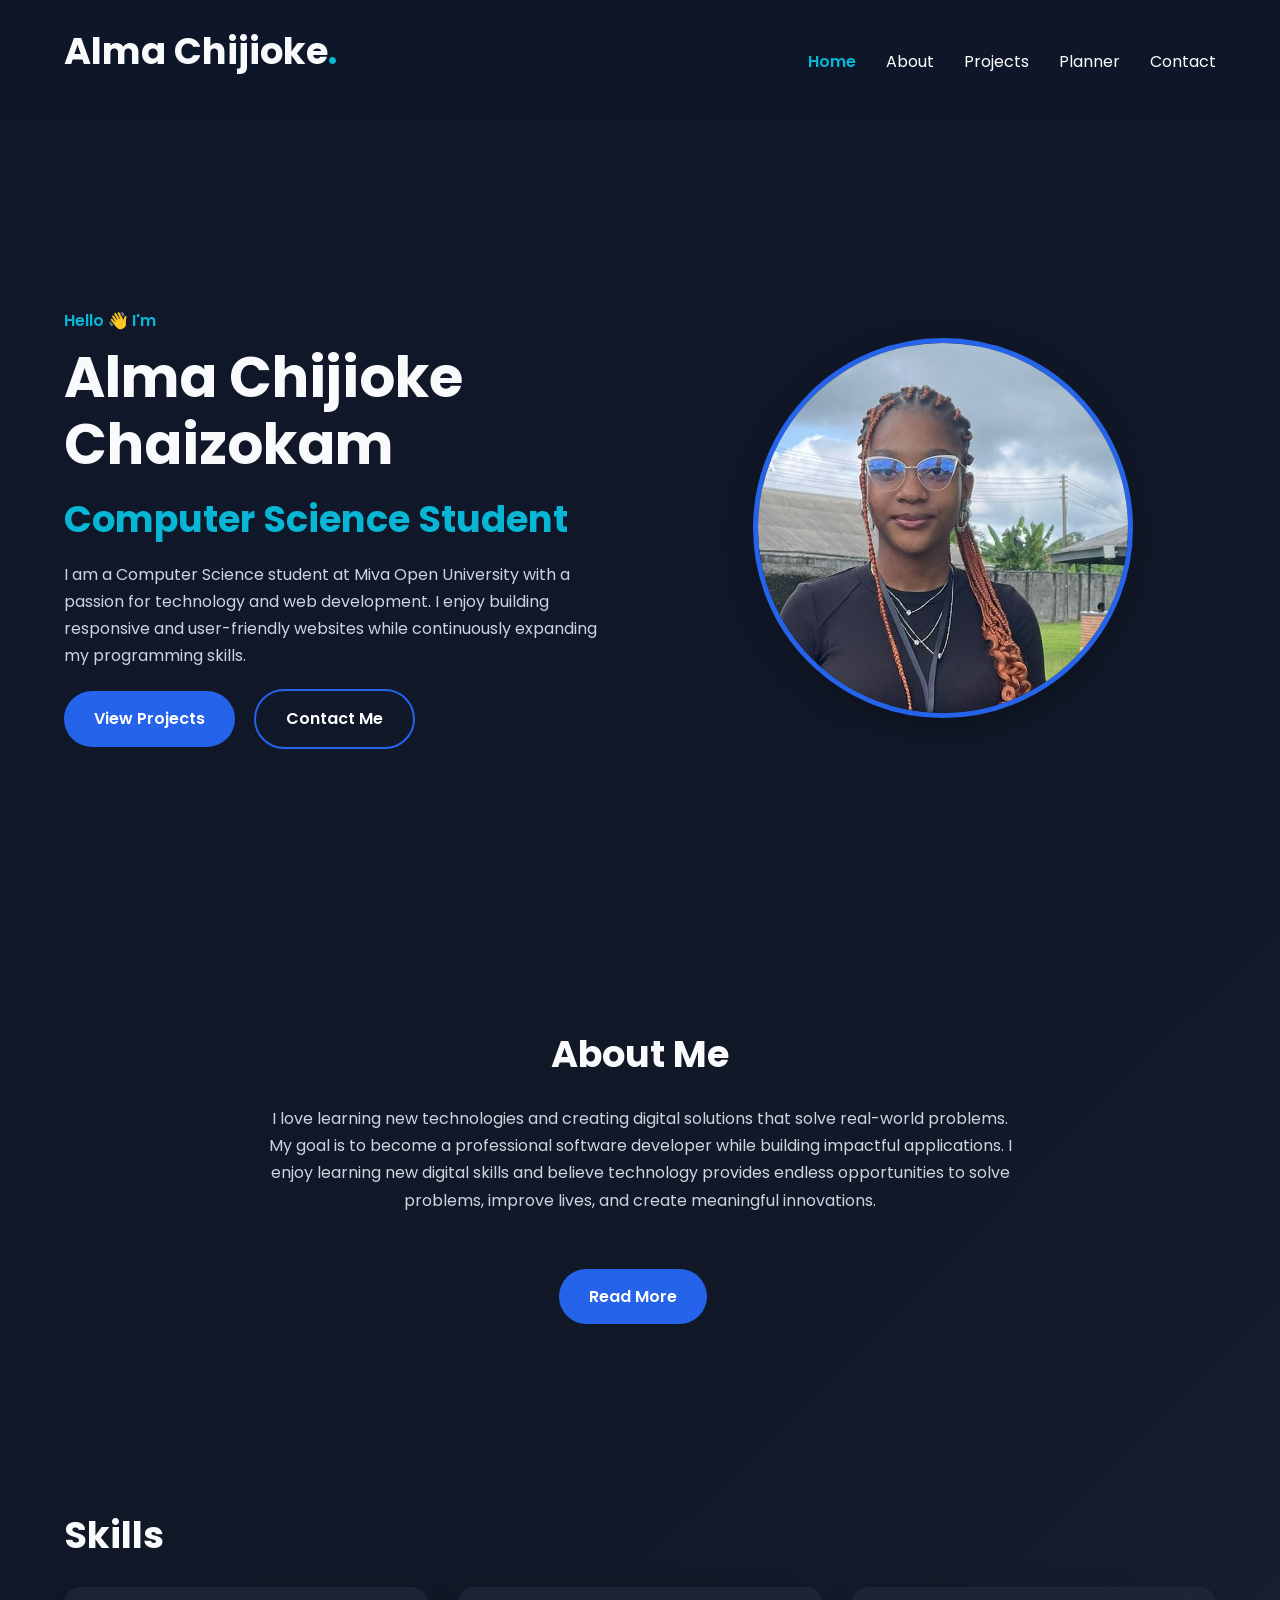
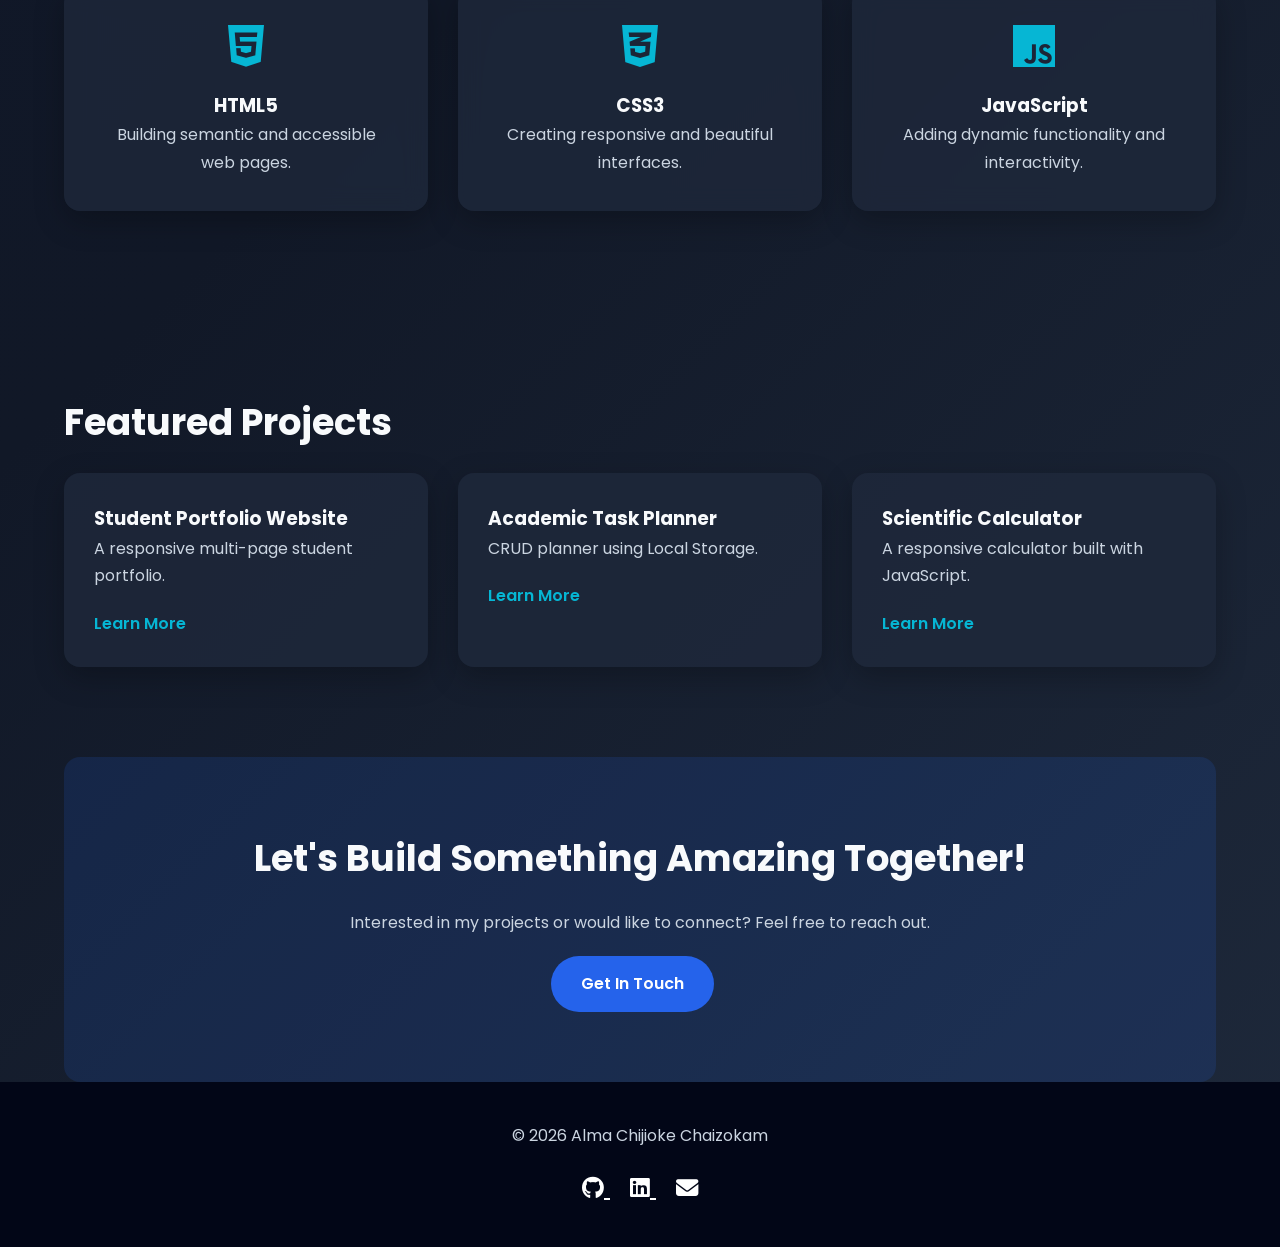
<file: Alma Chijioke portfolio/index.html>
<!DOCTYPE html>
<html lang="en">
<head>
    <!-- Basic Meta Tags -->
    <meta charset="UTF-8">
    <meta name="viewport" content="width=device-width, initial-scale=1.0">
    <meta name="description" content="Portfolio website of Alma Chijioke Chaizokam">

    <title>Alma Chijioke | Student Portfolio</title>

    <!-- Google Font -->
    <link rel="preconnect" href="https://fonts.googleapis.com">
    <link rel="preconnect" href="https://fonts.gstatic.com" crossorigin>

    <link href="https://fonts.googleapis.com/css2?family=Poppins:wght@300;400;500;600;700;800&display=swap" rel="stylesheet">

    <!-- Font Awesome -->
    <link rel="stylesheet"
    href="https://cdnjs.cloudflare.com/ajax/libs/font-awesome/6.7.2/css/all.min.css">

    <!-- CSS -->
    <link rel="stylesheet" href="pages/app.css">
</head>

<body>

<!-- ================= NAVIGATION ================= -->

<header>

<nav class="navbar">

<div class="logo">
<h2>Alma Chijioke<span>.</span></h2>
</div>

<ul class="nav-links">

<li><a href="#home">Home</a></li>

<li><a href="pages/../pages/about-me.html">About</a></li>

<li><a href="pages/../pages/projects-page.html">Projects</a></li>

<li><a href="pages/../pages/planner.html">Planner</a></li>

<li><a href="pages/../pages/contact.html">Contact</a></li>

</ul>

<div class="menu-btn">

<i class="fa-solid fa-bars"></i>

</div>

</nav>

</header>

<!-- ================= HERO ================= -->

<section class="hero" id="home">

<div class="hero-text">

<p class="welcome">Hello 👋 I'm</p>

<h1>Alma Chijioke Chaizokam</h1>

<h2>Computer Science Student</h2>

<p>

I am a Computer Science student at Miva Open University with a passion for technology and web development. I enjoy building responsive and user-friendly websites while continuously expanding my programming skills.

</p>

<div class="hero-buttons">

<a href="pages/projects-page.html" class="btn-primary">
View Projects
</a>

<a href="pages/contact.html" class="btn-secondary">
Contact Me
</a>

</div>

</div>

<div class="hero-image">

<img src="Avartar.jpeg" alt="Alma Chijioke">

</div>

</section>

<!-- ================= ABOUT ================= -->

<section class="about-preview">

<h2>About Me</h2>

<p>

I love learning new technologies and creating digital solutions that solve real-world problems. My goal is to become a professional software developer while building impactful applications.
I enjoy learning new digital skills and believe technology provides endless opportunities to solve problems, improve lives, and create meaningful innovations.

</p>

<a href="pages/about-me.html" class="btn-primary">

Read More

</a>

</section>

<!-- ================= SKILLS ================= -->

<section class="skills">

<h2>Skills</h2>

<div class="skills-grid">

<div class="skill-card">

<i class="fa-brands fa-html5"></i>

<h3>HTML5</h3>

<p>Building semantic and accessible web pages.</p>

</div>

<div class="skill-card">

<i class="fa-brands fa-css3-alt"></i>

<h3>CSS3</h3>

<p>Creating responsive and beautiful interfaces.</p>

</div>

<div class="skill-card">

<i class="fa-brands fa-js"></i>

<h3>JavaScript</h3>

<p>Adding dynamic functionality and interactivity.</p>

</div>

</div>

</section>

<!-- ================= FEATURED PROJECTS ================= -->

<section class="projects">

<h2>Featured Projects</h2>

<div class="project-grid">

<div class="project-card">

<h3>Student Portfolio Website</h3>

<p>A responsive multi-page student portfolio.</p>

<a href="pages/projects-page.html">

Learn More

</a>

</div>

<div class="project-card">

<h3>Academic Task Planner</h3>

<p>CRUD planner using Local Storage.</p>

<a href="pages/projects-page.html">

Learn More

</a>

</div>

<div class="project-card">

<h3>Scientific Calculator</h3>

<p>A responsive calculator built with JavaScript.</p>

<a href="pages/projects-page.html">

Learn More

</a>

</div>

</div>

</section>


<!-- ================= CALL TO ACTION ================= -->

<section class="cta">

<h2>Let's Build Something Amazing Together!</h2>

<p>

Interested in my projects or would like to connect? Feel free to reach out.

</p>

<a href="pages/contact.html" class="btn-primary">

Get In Touch

</a>

</section>

<!-- ================= FOOTER ================= -->

<footer>

<p>

© 2026 Alma Chijioke Chaizokam

</p>

<div class="socials">

<a href="https://github.com/almachijioke899-ctrl">

<i class="fa-brands fa-github"></i>

</a>

<a href="#">

<i class="fa-brands fa-linkedin"></i>

</a>

<a href="#">

<i class="fa-solid fa-envelope"></i>

</a>

</div>

</footer>

<script src="app.js"></script>

</body>
</html>
</file>
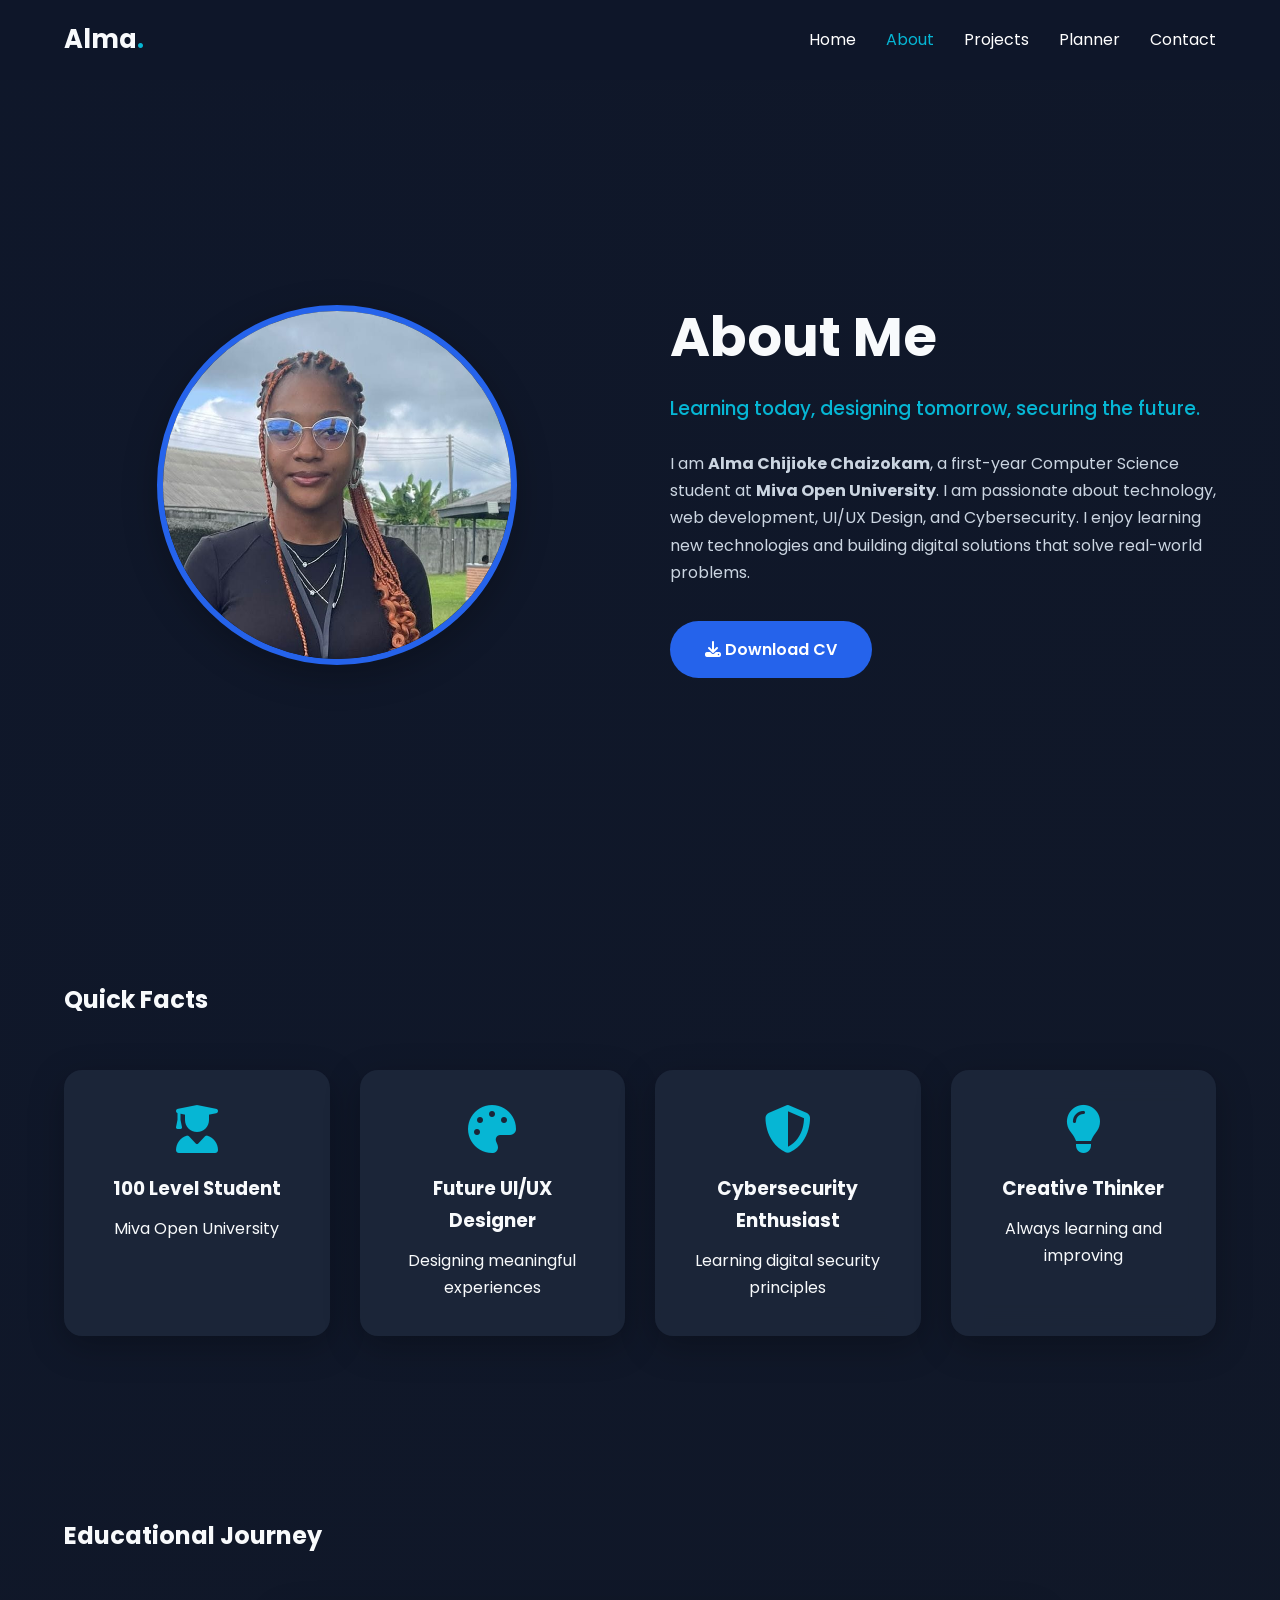
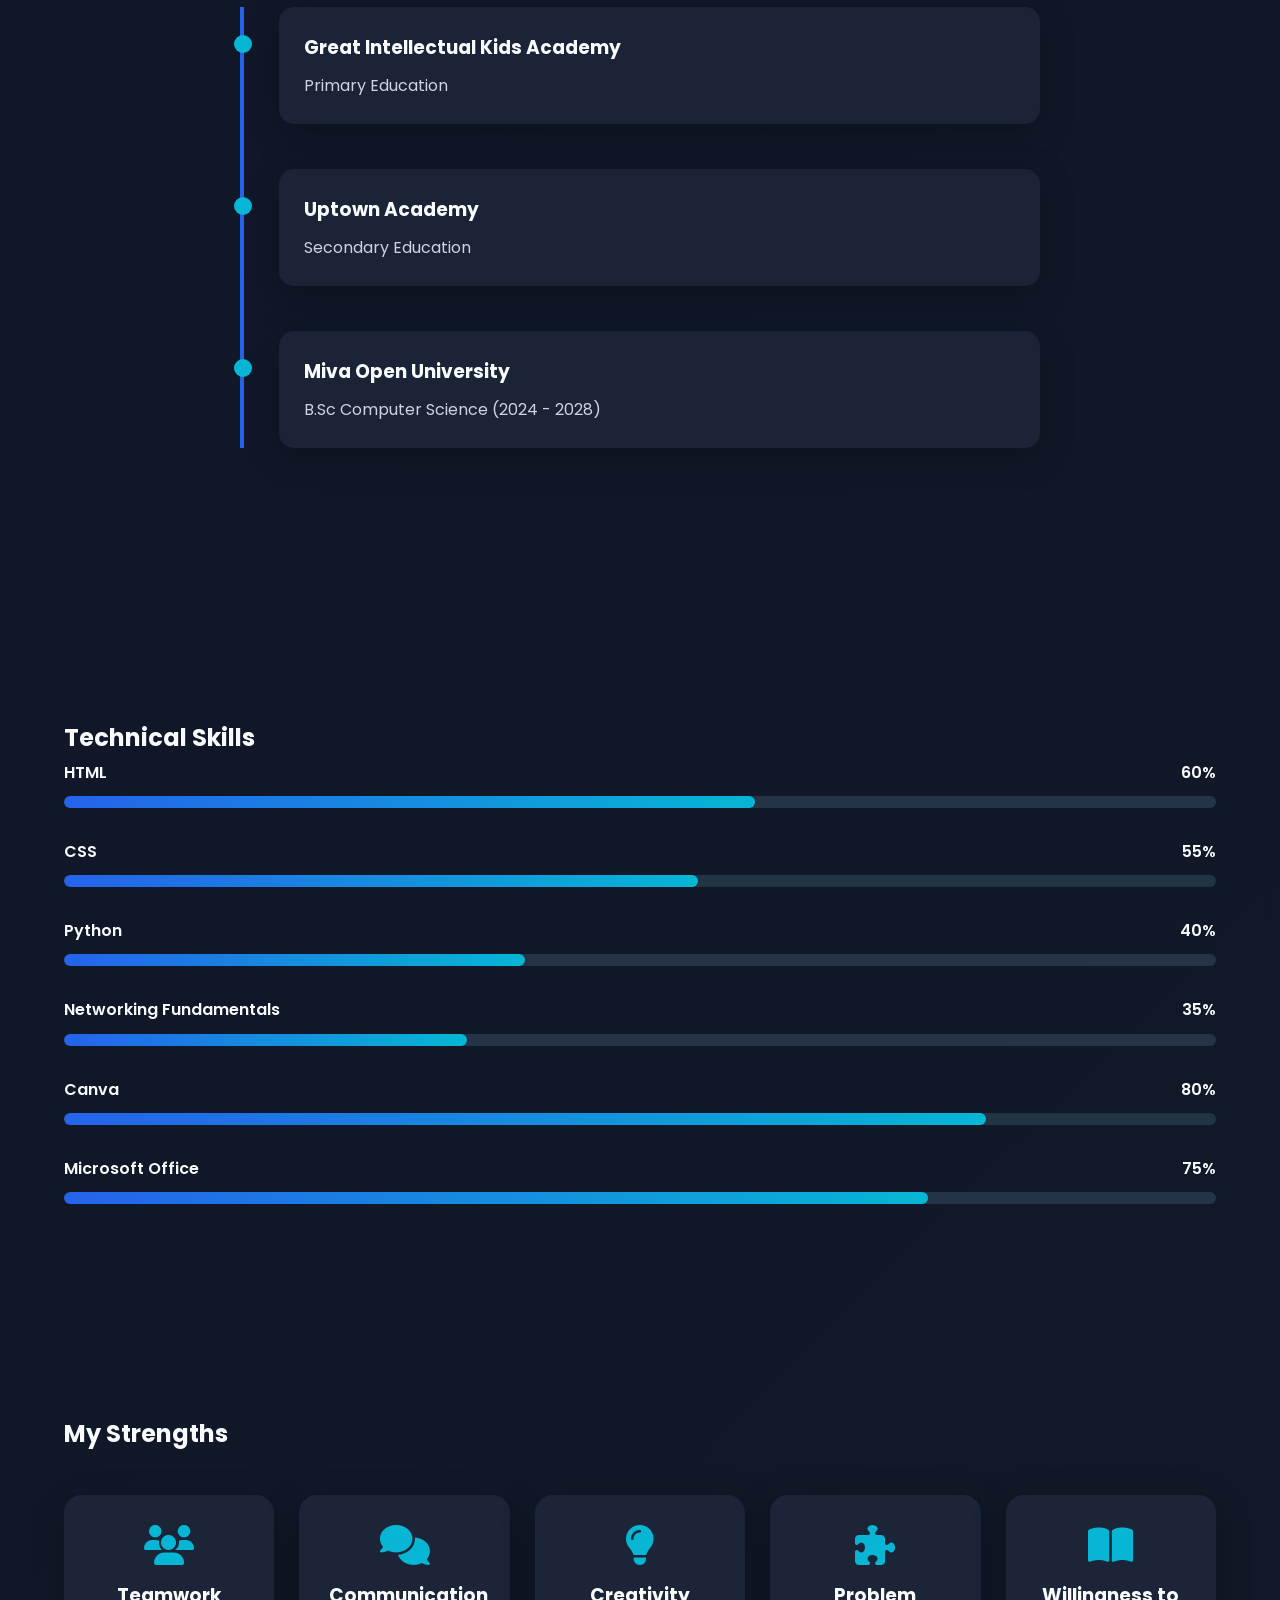
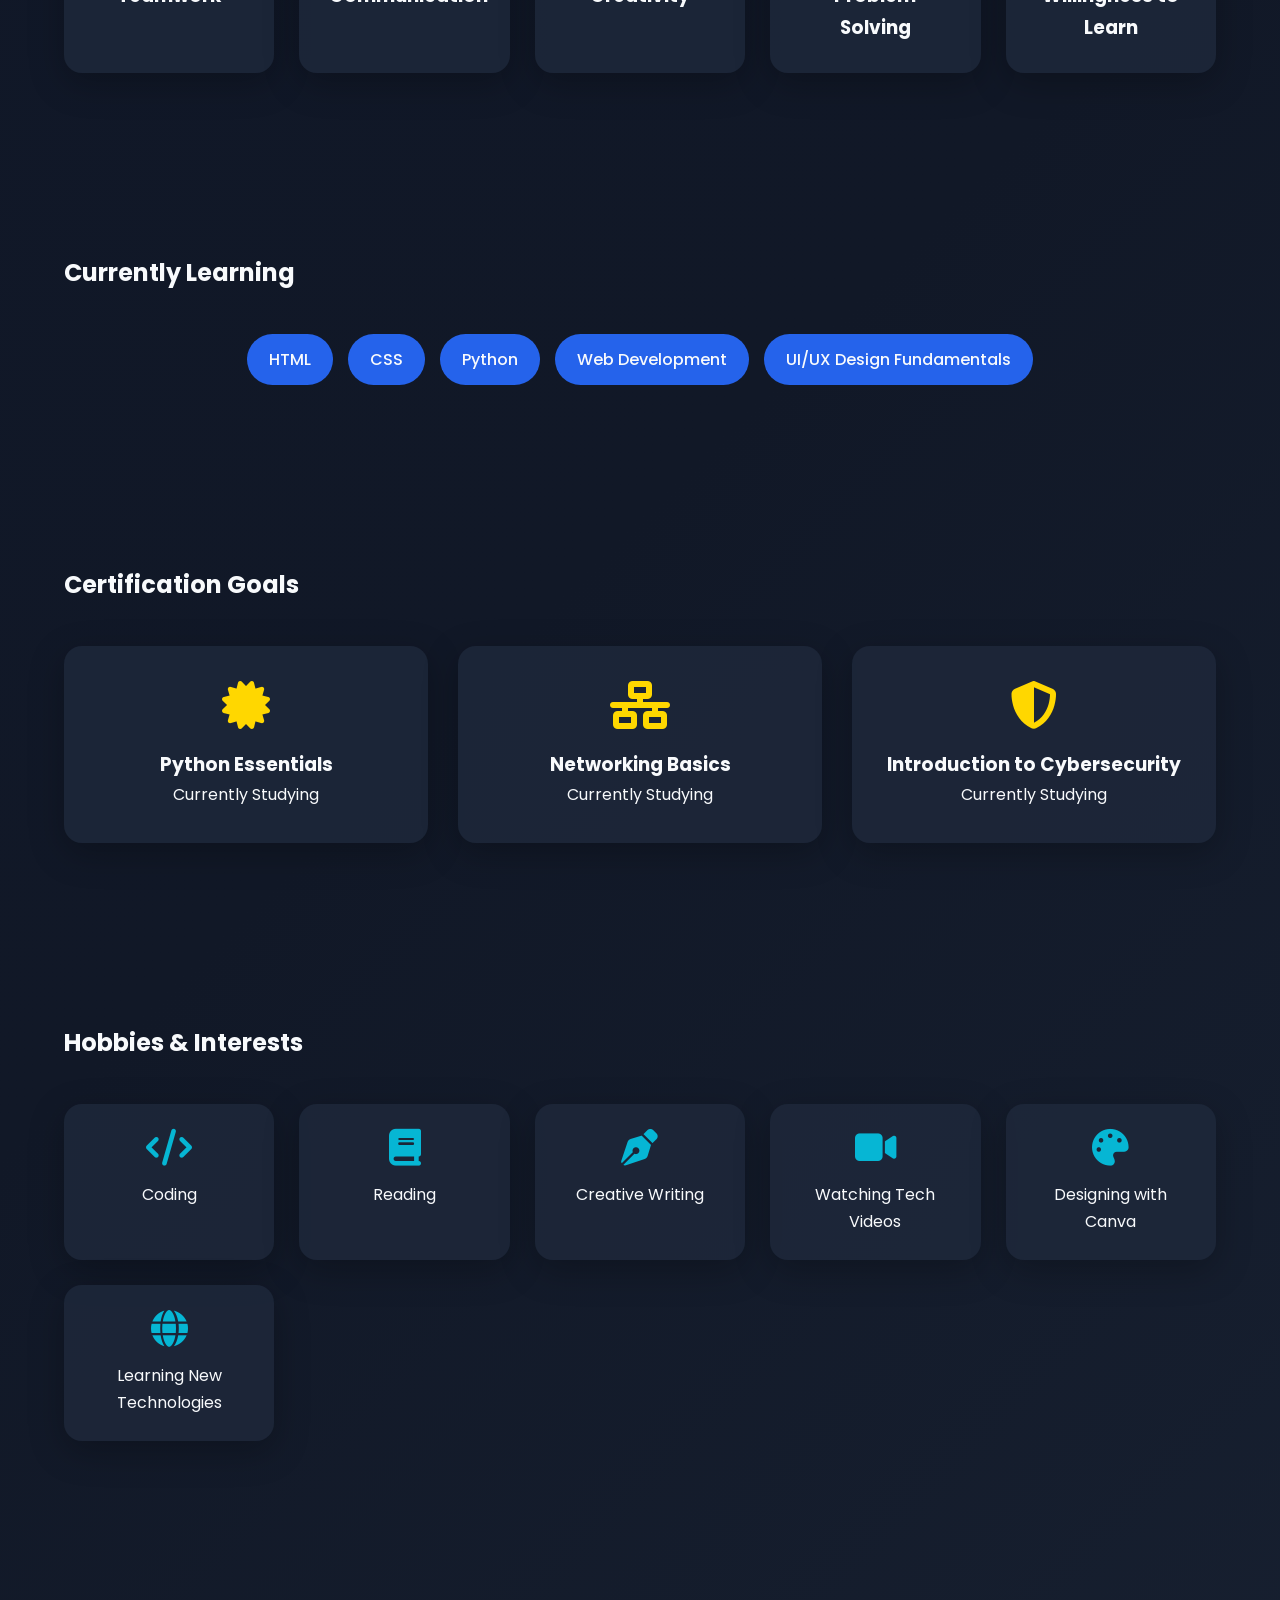
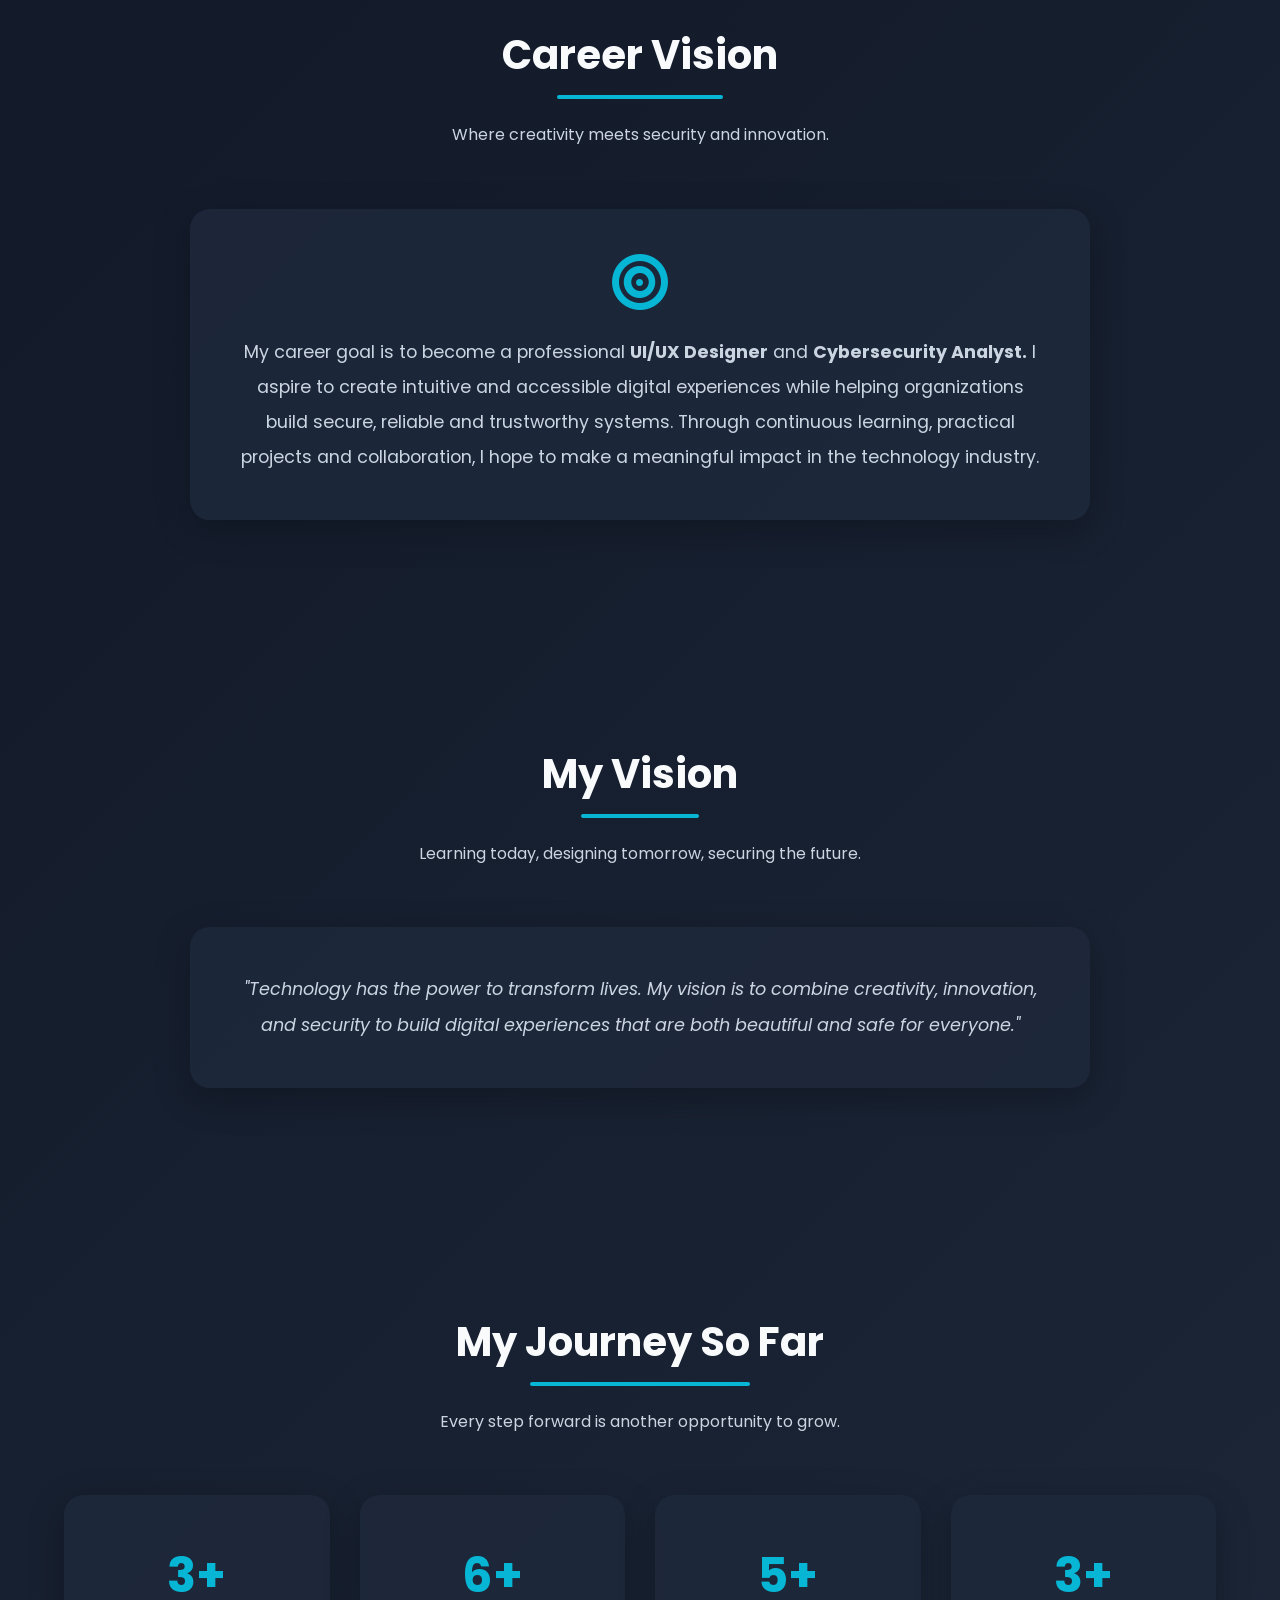
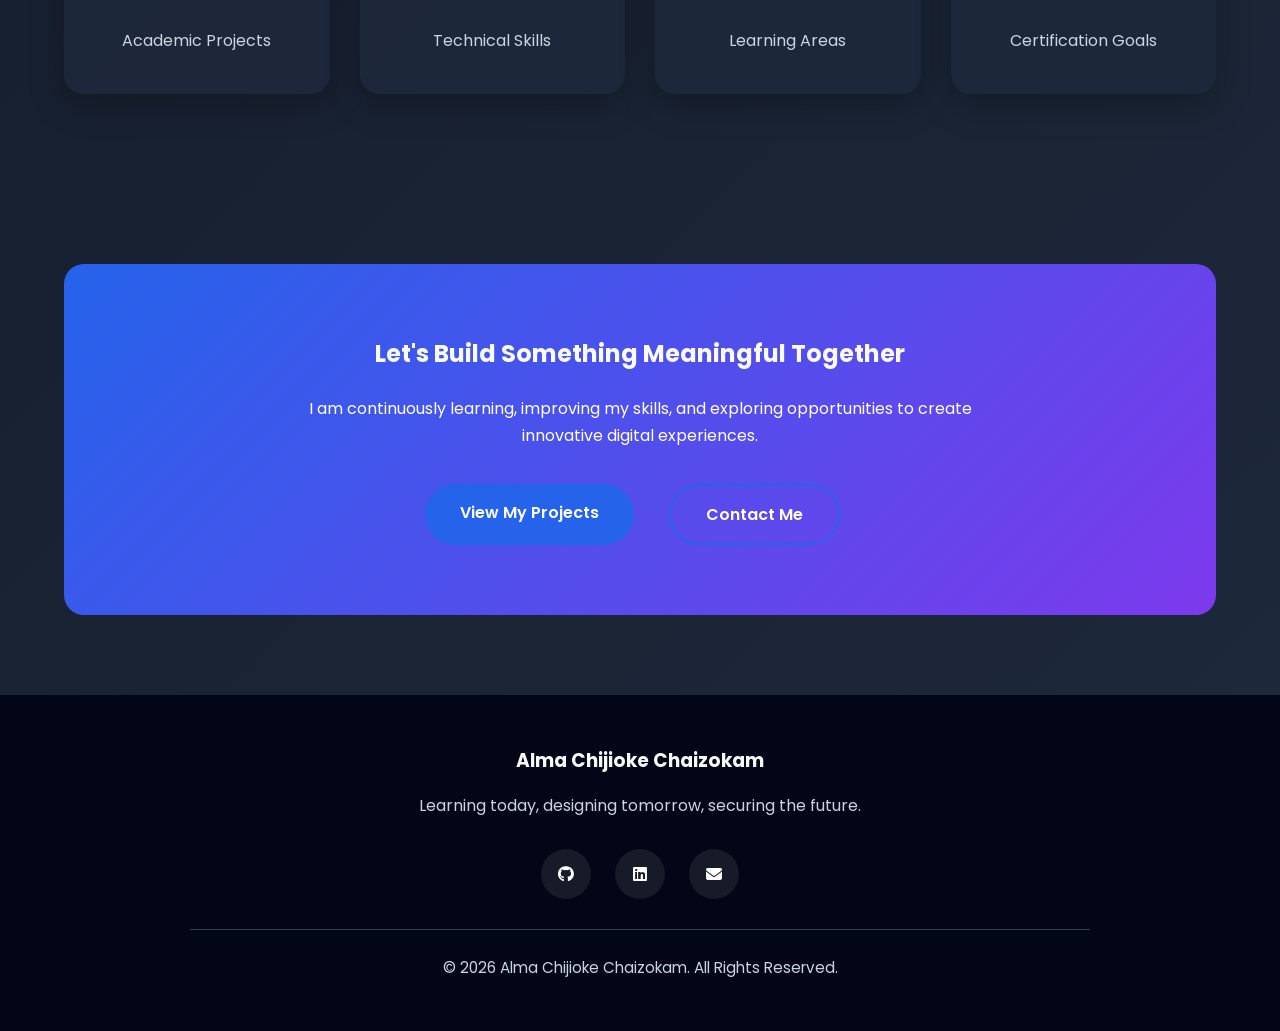
<file: Alma Chijioke portfolio/pages/about-me.html>
<!DOCTYPE html>
<html lang="en">

<head>

    <meta charset="UTF-8">
    <meta name="viewport" content="width=device-width, initial-scale=1.0">

    <title>About Me | Alma Chijioke</title>

    <!-- Google Fonts -->
    <link rel="preconnect" href="https://fonts.googleapis.com">
    <link rel="preconnect" href="https://fonts.gstatic.com" crossorigin>

    <link href="https://fonts.googleapis.com/css2?family=Poppins:wght@300;400;500;600;700;800&display=swap"
        rel="stylesheet">

    <!-- Font Awesome -->
    <link rel="stylesheet"
        href="https://cdnjs.cloudflare.com/ajax/libs/font-awesome/6.7.2/css/all.min.css">

    <!-- CSS -->
    <link rel="stylesheet" href="about-me.css">

</head>

<body>

    <!-- ================= NAVIGATION ================= -->

    <header>

        <nav class="navbar">

            <div class="logo">

                <a href="../index.html">Alma<span>.</span></a>

            </div>

            <ul class="nav-links">

                <li><a href="../index.html">Home</a></li>

                <li><a class="active" href="about-me.html">About</a></li>

                <li><a href="projects-page.html">Projects</a></li>

                <li><a href="academic-planner.html">Planner</a></li>

                <li><a href="contact.html">Contact</a></li>

            </ul>

        </nav>

    </header>

    <!-- ================= HERO ================= -->

    <section class="about-hero">

        <div class="about-image">

            <img src="../Avartar.jpeg" alt="Alma Chijioke">

        </div>

        <div class="about-text">

            <h1>About Me</h1>

            <h3>Learning today, designing tomorrow, securing the future.</h3>

            <p>

                I am <strong>Alma Chijioke Chaizokam</strong>, a first-year Computer Science student at
                <strong>Miva Open University</strong>. I am passionate about technology, web development,
                UI/UX Design, and Cybersecurity. I enjoy learning new technologies and building digital
                solutions that solve real-world problems.

            </p>

            <a href="#" class="btn">
                <i class="fa-solid fa-download"></i>
                Download CV
            </a>

        </div>

    </section>

    <!-- ================= QUICK FACTS ================= -->

    <section class="facts">

        <h2>Quick Facts</h2>

        <div class="facts-grid">

            <div class="fact-card">

                <i class="fa-solid fa-user-graduate"></i>

                <h3>100 Level Student</h3>

                <p>Miva Open University</p>

            </div>

            <div class="fact-card">

                <i class="fa-solid fa-palette"></i>

                <h3>Future UI/UX Designer</h3>

                <p>Designing meaningful experiences</p>

            </div>

            <div class="fact-card">

                <i class="fa-solid fa-shield-halved"></i>

                <h3>Cybersecurity Enthusiast</h3>

                <p>Learning digital security principles</p>

            </div>

            <div class="fact-card">

                <i class="fa-solid fa-lightbulb"></i>

                <h3>Creative Thinker</h3>

                <p>Always learning and improving</p>

            </div>

        </div>

    </section>

    <!-- ================= EDUCATION ================= -->

    <section class="education">

        <h2>Educational Journey</h2>

        <div class="timeline">

            <div class="timeline-item">

                <h3>Great Intellectual Kids Academy</h3>

                <span>Primary Education</span>

            </div>

            <div class="timeline-item">

                <h3>Uptown Academy</h3>

                <span>Secondary Education</span>

            </div>

            <div class="timeline-item">

                <h3>Miva Open University</h3>

                <span>B.Sc Computer Science (2024 - 2028)</span>

            </div>

        </div>

    </section>

<!-- ================= SKILLS ================= -->

<section class="skills">

    <h2>Technical Skills</h2>

    <div class="skill">

        <div class="skill-title">
            <span>HTML</span>
            <span>60%</span>
        </div>

        <div class="progress">
            <div class="progress-bar html"></div>
        </div>

    </div>

    <div class="skill">

        <div class="skill-title">
            <span>CSS</span>
            <span>55%</span>
        </div>

        <div class="progress">
            <div class="progress-bar css"></div>
        </div>

    </div>

    <div class="skill">

        <div class="skill-title">
            <span>Python</span>
            <span>40%</span>
        </div>

        <div class="progress">
            <div class="progress-bar python"></div>
        </div>

    </div>

    <div class="skill">

        <div class="skill-title">
            <span>Networking Fundamentals</span>
            <span>35%</span>
        </div>

        <div class="progress">
            <div class="progress-bar networking"></div>
        </div>

    </div>

    <div class="skill">

        <div class="skill-title">
            <span>Canva</span>
            <span>80%</span>
        </div>

        <div class="progress">
            <div class="progress-bar canva"></div>
        </div>

    </div>

    <div class="skill">

        <div class="skill-title">
            <span>Microsoft Office</span>
            <span>75%</span>
        </div>

        <div class="progress">
            <div class="progress-bar office"></div>
        </div>

    </div>

</section>

<!-- ================= STRENGTHS ================= -->

<section class="strengths">

<h2>My Strengths</h2>

<div class="strength-grid">

<div class="strength-card">
<i class="fa-solid fa-users"></i>
<h3>Teamwork</h3>
</div>

<div class="strength-card">
<i class="fa-solid fa-comments"></i>
<h3>Communication</h3>
</div>

<div class="strength-card">
<i class="fa-solid fa-lightbulb"></i>
<h3>Creativity</h3>
</div>

<div class="strength-card">
<i class="fa-solid fa-puzzle-piece"></i>
<h3>Problem Solving</h3>
</div>

<div class="strength-card">
<i class="fa-solid fa-book-open"></i>
<h3>Willingness to Learn</h3>
</div>

</div>

</section>

<!-- ================= CURRENTLY LEARNING ================= -->

<section class="learning">

<h2>Currently Learning</h2>

<div class="learning-tags">

<span>HTML</span>

<span>CSS</span>

<span>Python</span>

<span>Web Development</span>

<span>UI/UX Design Fundamentals</span>

</div>

</section>

<!-- ================= CERTIFICATIONS ================= -->

<section class="certifications">

<h2>Certification Goals</h2>

<div class="cert-grid">

<div class="cert-card">

<i class="fa-solid fa-certificate"></i>

<h3>Python Essentials</h3>

<p>Currently Studying</p>

</div>

<div class="cert-card">

<i class="fa-solid fa-network-wired"></i>

<h3>Networking Basics</h3>

<p>Currently Studying</p>

</div>

<div class="cert-card">

<i class="fa-solid fa-shield-halved"></i>

<h3>Introduction to Cybersecurity</h3>

<p>Currently Studying</p>

</div>

</div>

</section>

<!-- ================= HOBBIES ================= -->

<section class="hobbies">

<h2>Hobbies & Interests</h2>

<div class="hobby-grid">

<div class="hobby-card">
<i class="fa-solid fa-code"></i>
<p>Coding</p>
</div>

<div class="hobby-card">
<i class="fa-solid fa-book"></i>
<p>Reading</p>
</div>

<div class="hobby-card">
<i class="fa-solid fa-pen-nib"></i>
<p>Creative Writing</p>
</div>

<div class="hobby-card">
<i class="fa-solid fa-video"></i>
<p>Watching Tech Videos</p>
</div>

<div class="hobby-card">
<i class="fa-solid fa-palette"></i>
<p>Designing with Canva</p>
</div>

<div class="hobby-card">
<i class="fa-solid fa-globe"></i>
<p>Learning New Technologies</p>
</div>

</div>

</section>

<!-- ================= CAREER VISION ================= -->

<section class="career">

    <div class="section-title">
        <h2>Career Vision</h2>
        <p>Where creativity meets security and innovation.</p>
    </div>

    <div class="career-card">

        <i class="fa-solid fa-bullseye"></i>

        <p>

            My career goal is to become a professional
            <strong>UI/UX Designer</strong> and
            <strong>Cybersecurity Analyst.</strong>

            I aspire to create intuitive and accessible digital
            experiences while helping organizations build secure,
            reliable and trustworthy systems.

            Through continuous learning, practical projects and
            collaboration, I hope to make a meaningful impact in
            the technology industry.

        </p>

    </div>

</section>

<!-- ================= MY VISION ================= -->

<section class="vision">

    <div class="section-title">
        <h2>My Vision</h2>

        <p>Learning today, designing tomorrow, securing the future.</p>

    </div>

    <div class="vision-card">

        <blockquote>

            "Technology has the power to transform lives.
            My vision is to combine creativity, innovation,
            and security to build digital experiences that
            are both beautiful and safe for everyone."

        </blockquote>

    </div>

</section>

<!-- ================= STATISTICS ================= -->

<section class="statistics">

    <div class="section-title">

        <h2>My Journey So Far</h2>

        <p>Every step forward is another opportunity to grow.</p>

    </div>

    <div class="stats-grid">

        <div class="stat-card">

            <h2 class="counter" data-target="3">0</h2>

            <p>Academic Projects</p>

        </div>

        <div class="stat-card">

            <h2 class="counter" data-target="6">0</h2>

            <p>Technical Skills</p>

        </div>

        <div class="stat-card">

            <h2 class="counter" data-target="5">0</h2>

            <p>Learning Areas</p>

        </div>

        <div class="stat-card">

            <h2 class="counter" data-target="3">0</h2>

            <p>Certification Goals</p>

        </div>

    </div>

</section>

<!-- ================= CALL TO ACTION ================= -->

<section class="about-cta">

    <h2>Let's Build Something Meaningful Together</h2>

    <p>

        I am continuously learning, improving my skills,
        and exploring opportunities to create innovative
        digital experiences.

    </p>

    <div class="cta-buttons">

        <a href="projects-page.html" class="btn">
            View My Projects
        </a>

        <a href="contact.html" class="btn-outline">
            Contact Me
        </a>

    </div>

</section>

<!-- ================= FOOTER ================= -->

<footer>

    <div class="footer-content">

        <h3>Alma Chijioke Chaizokam</h3>

        <p>

            Learning today, designing tomorrow,
            securing the future.

        </p>

        <div class="social-links">

            <a href="https://github.com/almachijioke899-ctrl"
                target="_blank">

                <i class="fab fa-github"></i>

            </a>

            <a href="#">

                <i class="fab fa-linkedin"></i>

            </a>

            <a href="contact.html">

                <i class="fas fa-envelope"></i>

            </a>

        </div>

        <hr>

        <p class="copyright">

            © 2026 Alma Chijioke Chaizokam.
            All Rights Reserved.

        </p>

    </div>

</footer>

    <script src="about-me.js"></script>

</body>

</html>
</file>
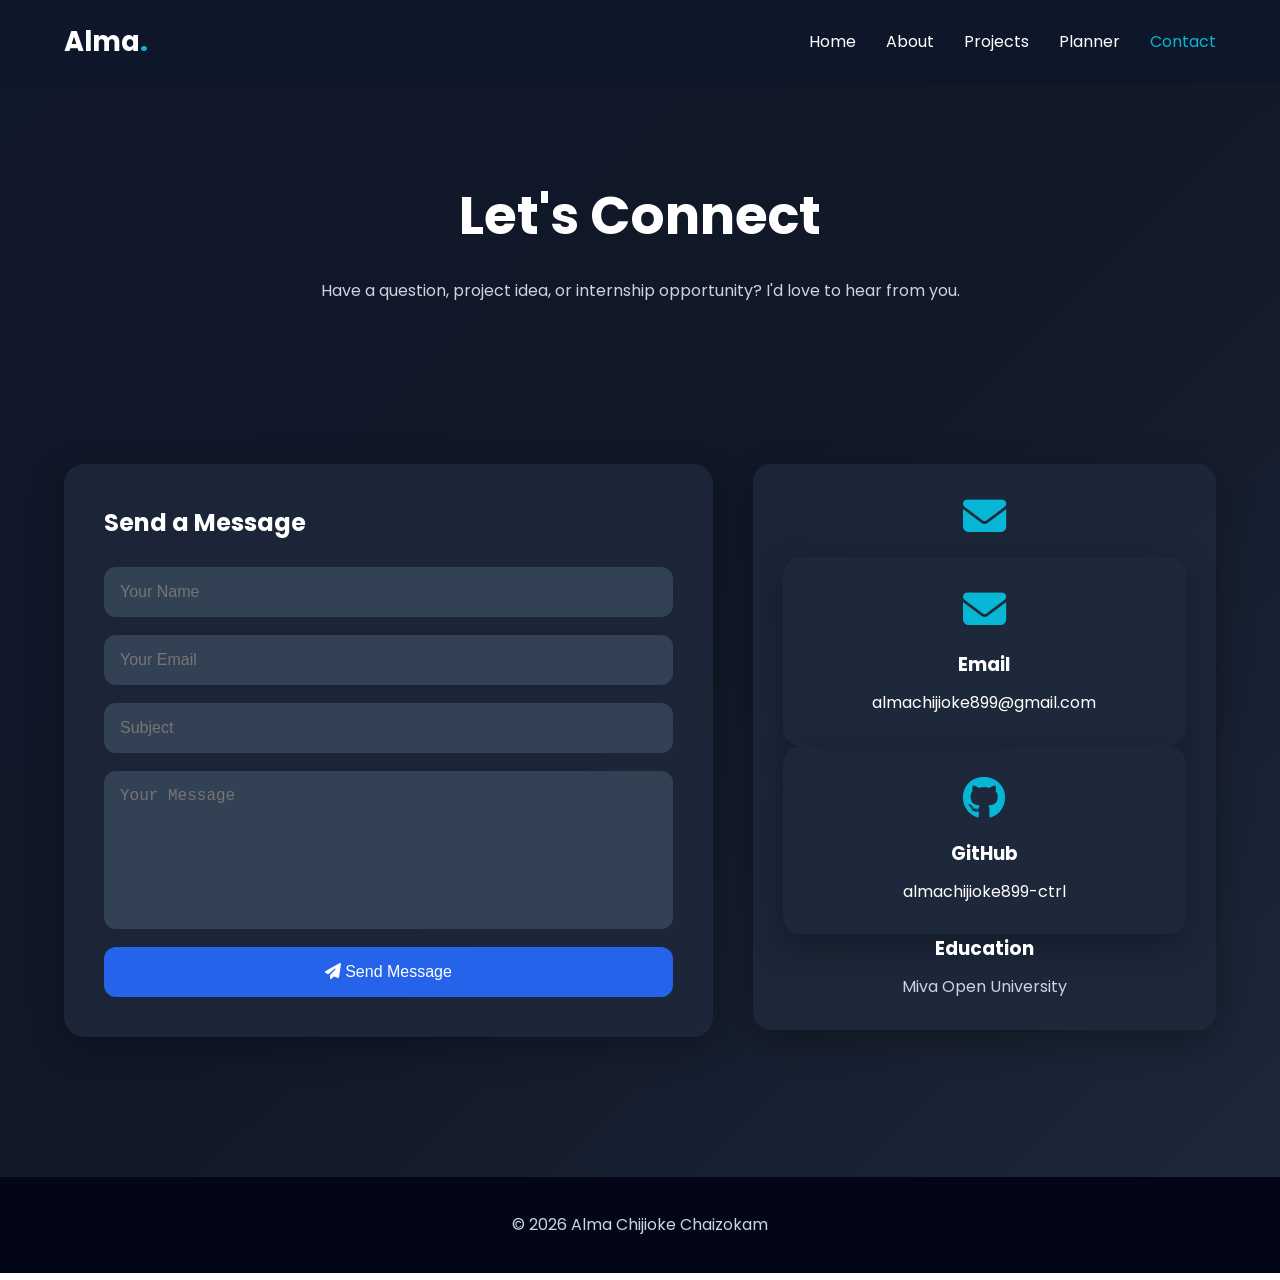
<file: Alma Chijioke portfolio/pages/contact.html>
<!DOCTYPE html>
<html lang="en">

<head>

<meta charset="UTF-8">

<meta name="viewport"
content="width=device-width, initial-scale=1.0">

<title>Contact | Alma Chijioke</title>

<link rel="stylesheet"
href="contact.css">

<link rel="preconnect"
href="https://fonts.googleapis.com">

<link rel="preconnect"
href="https://fonts.gstatic.com"
crossorigin>

<link href="https://fonts.googleapis.com/css2?family=Poppins:wght@300;400;500;600;700&display=swap"
rel="stylesheet">

<link rel="stylesheet"
href="https://cdnjs.cloudflare.com/ajax/libs/font-awesome/6.7.2/css/all.min.css">

</head>

<body>

<header>

<nav class="navbar">

<div class="logo">

<a href="../index.html">

Alma<span>.</span>

</a>

</div>

<ul class="nav-links">

<li><a href="../index.html">Home</a></li>

<li><a href="about-me.html">About</a></li>

<li><a href="projects-page.html">Projects</a></li>

<li><a href="planner.html">Planner</a></li>

<li><a href="contact.html" class="active">Contact</a></li>

</ul>

</nav>

</header>

<section class="contact-hero">

<h1>Let's Connect</h1>

<p>

Have a question, project idea, or internship opportunity?
I'd love to hear from you.

</p>

</section>

<section class="contact-container">

    <div class="contact-form">

<h2>Send a Message</h2>

<form id="contactForm">

<input
type="text"
id="name"
placeholder="Your Name"
required>

<input
type="email"
id="email"
placeholder="Your Email"
required>

<input
type="text"
id="subject"
placeholder="Subject"
required>

<textarea
id="message"
rows="7"
placeholder="Your Message"
required></textarea>

<button type="submit">

<i class="fas fa-paper-plane"></i>

Send Message

</button>

</form>

</div>

<div class="contact-info">

<div class="info-card">

<i class="fas fa-envelope"></i>

<div class="info-card">

<i class="fas fa-envelope"></i>

<h3>Email</h3>

<p>

<a href="mailto:YOUR_EMAIL@gmail.com">

almachijioke899@gmail.com

</a>

</p>

</div>

<div class="info-card">

<i class="fab fa-github"></i>

<h3>GitHub</h3>

<p>

<a href="https://github.com/almachijioke899-ctrl"
target="_blank">

almachijioke899-ctrl

</a>

</p>

</div>

<h3>Education</h3>

<p>Miva Open University</p>

</div>

</div>

</section>

<footer>

<p>

© 2026 Alma Chijioke Chaizokam

</p>

</footer>

<script src="contact.js"></script>

</body>

</html>
</file>
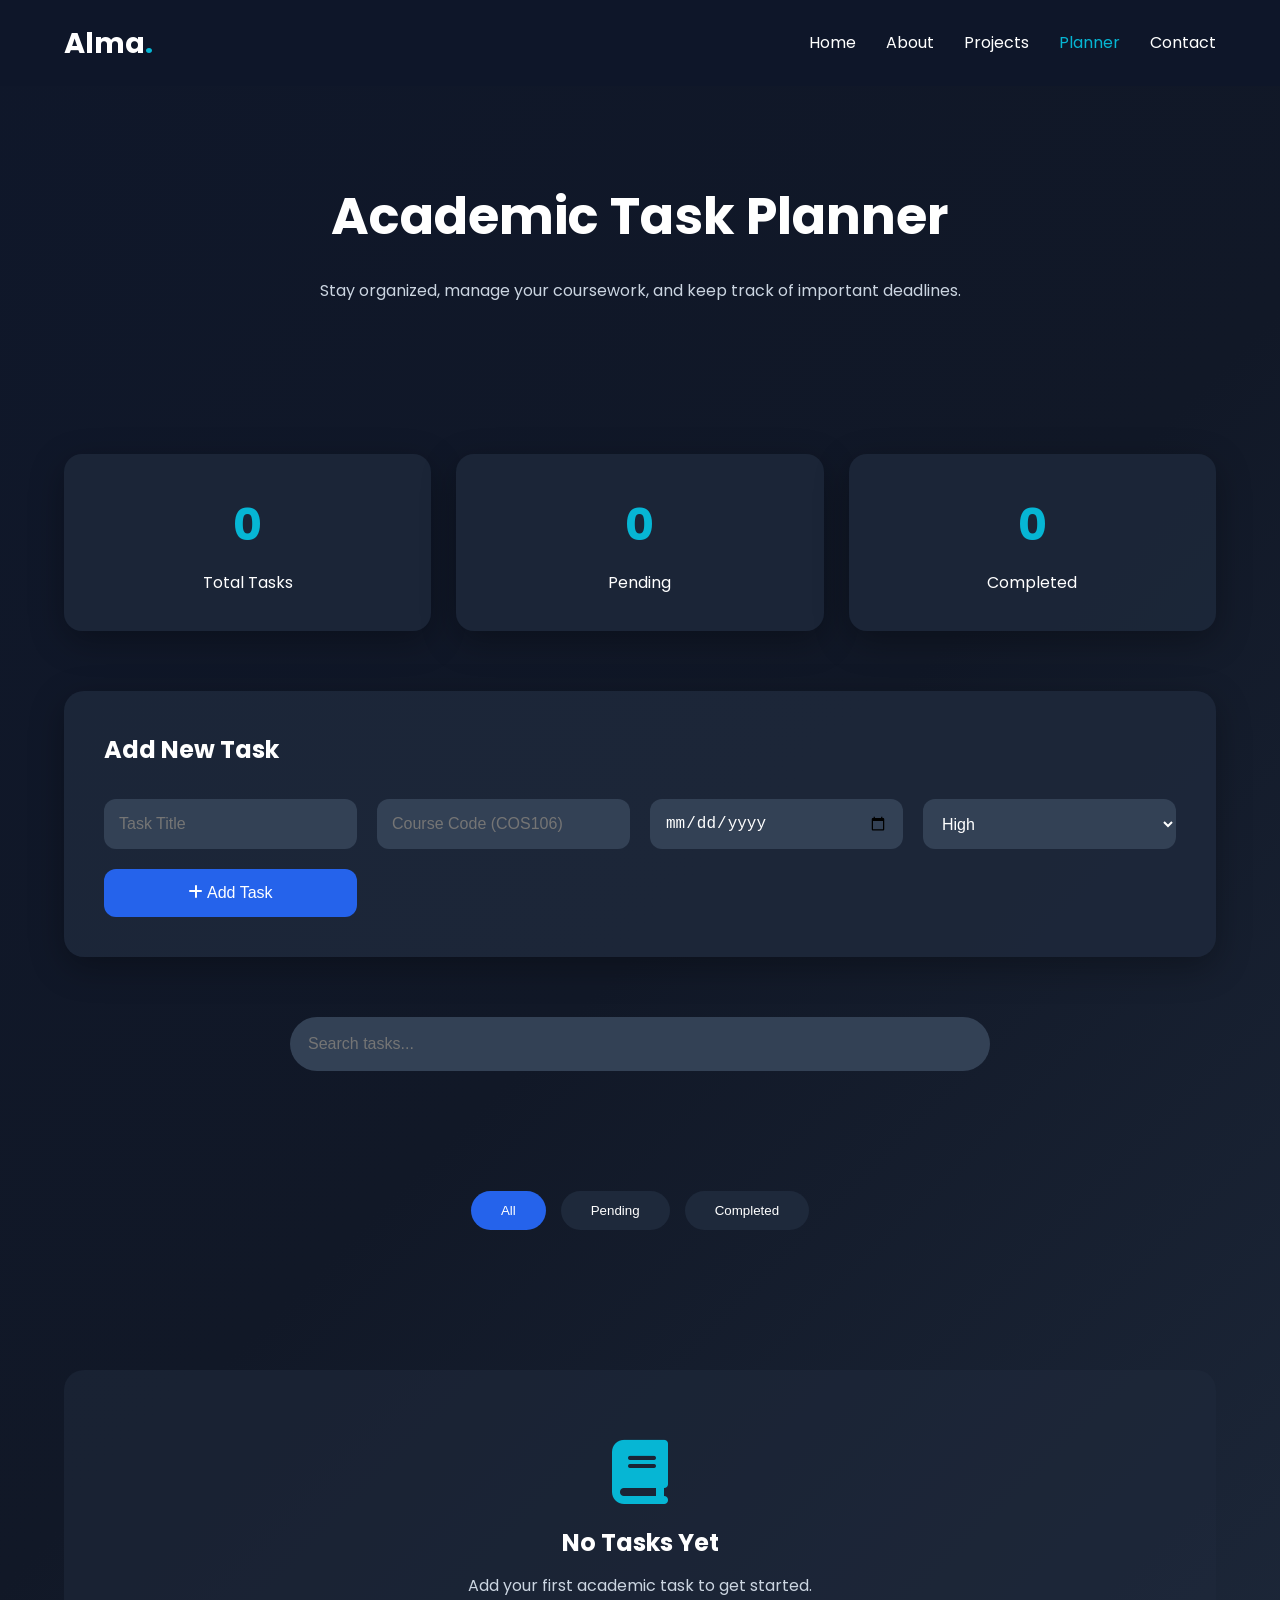
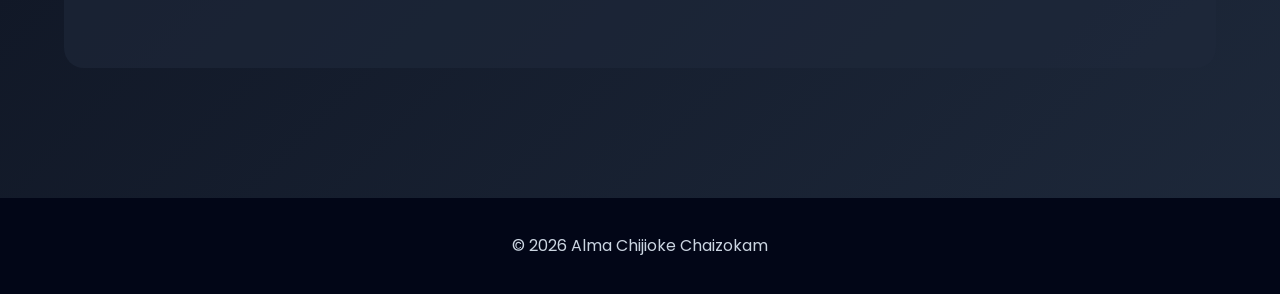
<file: Alma Chijioke portfolio/pages/planner.html>
<!DOCTYPE html>
<html lang="en">

<head>

    <meta charset="UTF-8">
    <meta name="viewport" content="width=device-width, initial-scale=1.0">

    <title>Academic Planner | Alma Chijioke</title>

    <link rel="stylesheet" href="planner.css">

    <link rel="preconnect" href="https://fonts.googleapis.com">

    <link rel="preconnect"
          href="https://fonts.gstatic.com"
          crossorigin>

    <link href="https://fonts.googleapis.com/css2?family=Poppins:wght@300;400;500;600;700&display=swap"
          rel="stylesheet">

    <link rel="stylesheet"
href="https://cdnjs.cloudflare.com/ajax/libs/font-awesome/6.7.2/css/all.min.css">

</head>

<body>

<header>

<nav class="navbar">

<div class="logo">

<a href="../index.html">

Alma<span>.</span>

</a>

</div>

<ul class="nav-links">

<li><a href="../index.html">Home</a></li>

<li><a href="about-me.html">About</a></li>

<li><a href="projects-page.html">Projects</a></li>

<li><a href="planner.html" class="active">Planner</a></li>

<li><a href="contact.html">Contact</a></li>

</ul>

</nav>

</header>

<!-- ================= HERO ================= -->

<section class="planner-hero">

<h1>Academic Task Planner</h1>

<p>

Stay organized, manage your coursework,
and keep track of important deadlines.

</p>

</section>

<!-- ================= DASHBOARD ================= -->

<section class="dashboard">

<div class="stat-card">

<h2 id="totalTasks">0</h2>

<p>Total Tasks</p>

</div>

<div class="stat-card">

<h2 id="pendingTasks">0</h2>

<p>Pending</p>

</div>

<div class="stat-card">

<h2 id="completedTasks">0</h2>

<p>Completed</p>

</div>

</section>

<!-- ================= TASK FORM ================= -->

<section class="task-form">

<h2>Add New Task</h2>

<form id="plannerForm">

<input
type="text"
id="taskTitle"
placeholder="Task Title"
required>

<input
type="text"
id="courseCode"
placeholder="Course Code (COS106)"
required>

<input
type="date"
id="dueDate"
required>

<select id="priority">

<option>High</option>

<option>Medium</option>

<option>Low</option>

</select>

<button type="submit">

<i class="fas fa-plus"></i>

Add Task

</button>

</form>

</section>

<!-- ================= SEARCH ================= -->

<section class="search-section">

<input

type="text"

id="search"

placeholder="Search tasks...">

</section>

<!-- ================= FILTERS ================= -->

<section class="filters">

<button class="filter active"
data-filter="all">

All

</button>

<button class="filter"
data-filter="pending">

Pending

</button>

<button class="filter"
data-filter="completed">

Completed

</button>

</section>

<!-- ================= TASK LIST ================= -->

<section>

<div id="taskList"></div>

</section>

<footer>

<p>

© 2026 Alma Chijioke Chaizokam

</p>

</footer>

<script src="planner.js"></script>

</body>

</html>
</file>
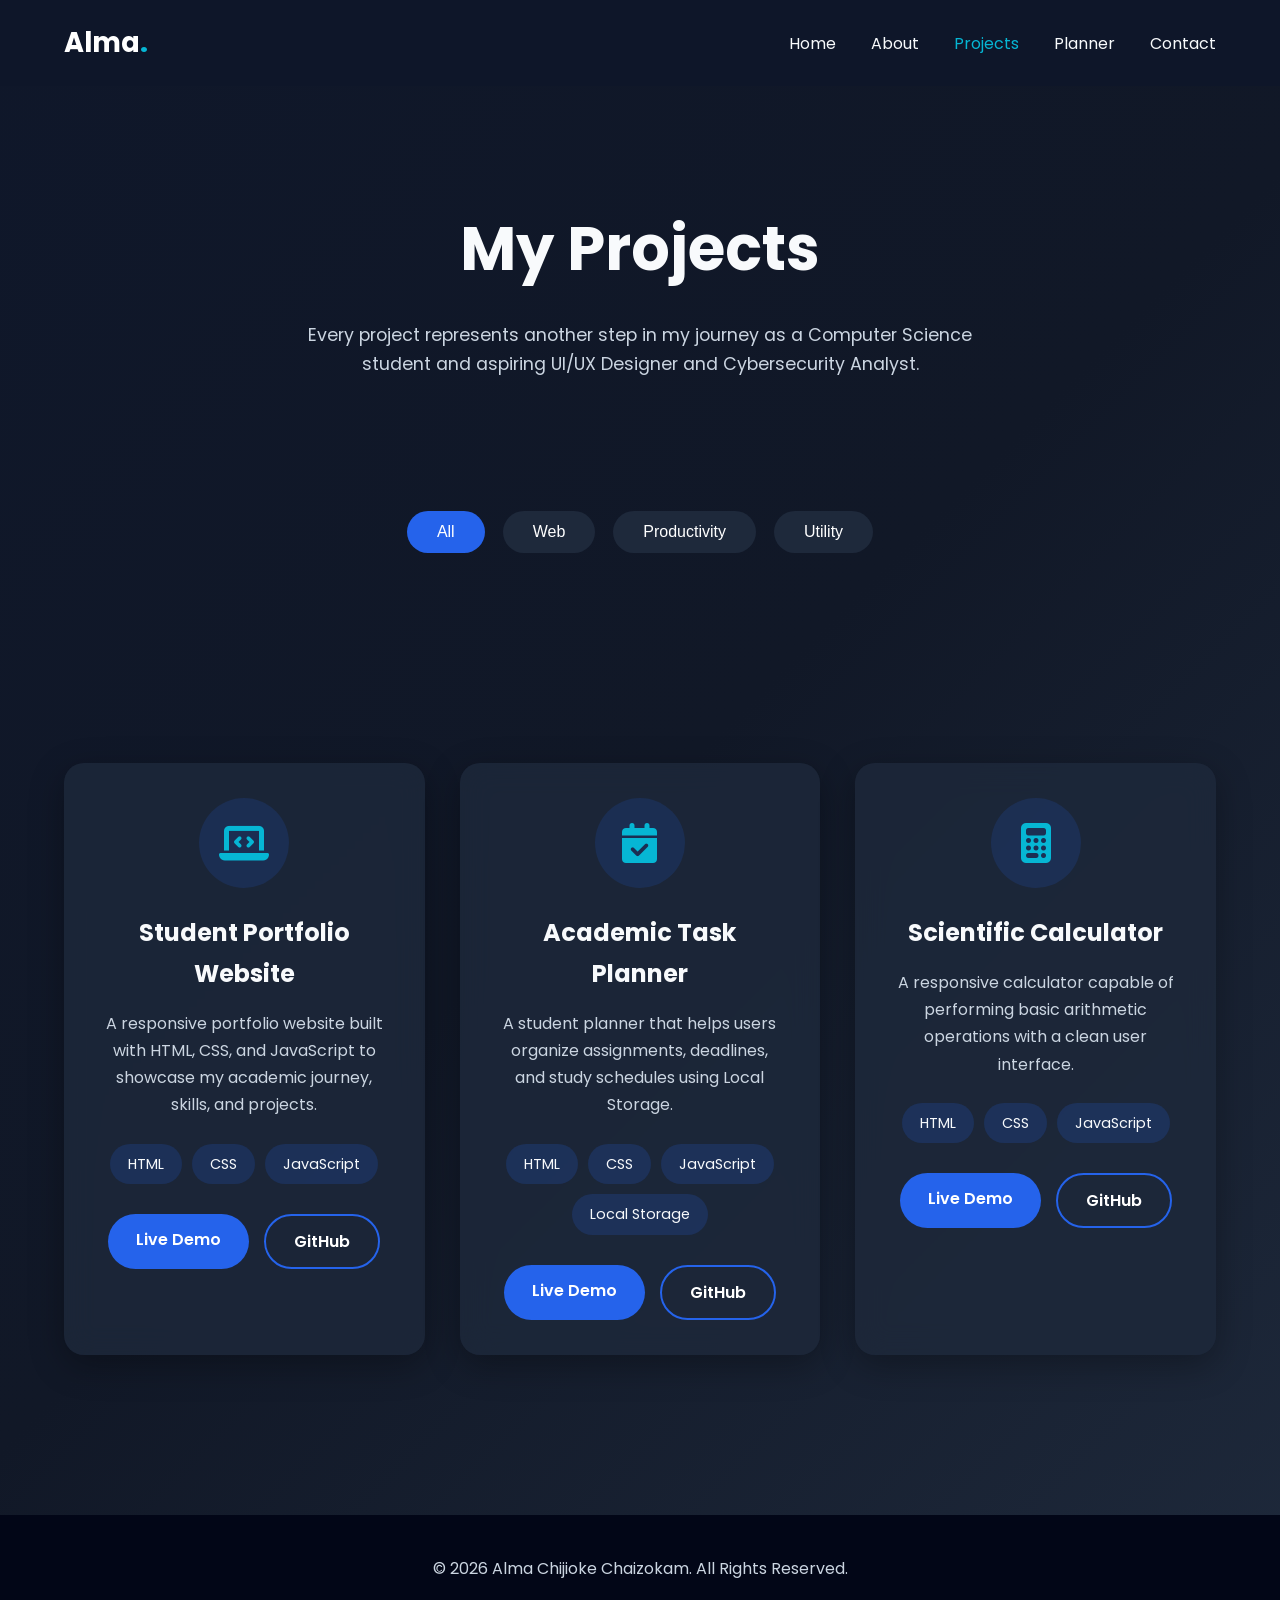
<file: Alma Chijioke portfolio/pages/projects-page.html>
<!DOCTYPE html>
<html lang="en">

<head>

    <meta charset="UTF-8">

    <meta name="viewport"
          content="width=device-width, initial-scale=1.0">

    <title>Projects | Alma Chijioke</title>

    <link rel="stylesheet"
          href="projects-page.css">

    <link rel="preconnect"
          href="https://fonts.googleapis.com">

    <link rel="preconnect"
          href="https://fonts.gstatic.com"
          crossorigin>

    <link href="https://fonts.googleapis.com/css2?family=Poppins:wght@300;400;500;600;700&display=swap"
          rel="stylesheet">

    <link rel="stylesheet"
href="https://cdnjs.cloudflare.com/ajax/libs/font-awesome/6.5.2/css/all.min.css">

</head>

<body>

<!-- ================= NAVBAR ================= -->

<header>

<nav class="navbar">

<div class="logo">

<a href="../index.html">

Alma<span>.</span>

</a>

</div>

<ul class="nav-links">

<li><a href="../index.html">Home</a></li>

<li><a href="about-me.html">About</a></li>

<li><a href="projects-page.html" class="active">Projects</a></li>

<li><a href="planner.html">Planner</a></li>

<li><a href="contact.html">Contact</a></li>

</ul>

</nav>

</header>

<!-- ================= HERO ================= -->

<section class="projects-hero">

<div class="hero-content">

<h1>My Projects</h1>

<p>

Every project represents another step in my journey as
a Computer Science student and aspiring UI/UX Designer
and Cybersecurity Analyst.

</p>

</div>

</section>

<!-- ================= FILTERS ================= -->

<section class="filters">

<button class="filter-btn active"
data-filter="all">

All

</button>

<button class="filter-btn"
data-filter="web">

Web

</button>

<button class="filter-btn"
data-filter="productivity">

Productivity

</button>

<button class="filter-btn"
data-filter="utility">

Utility

</button>

</section>

<!-- ================= PROJECTS ================= -->

<section class="projects-grid">

    <div class="project-card"
data-category="web">

<div class="project-icon">

<i class="fa-solid fa-laptop-code"></i>

</div>

<h2>Student Portfolio Website</h2>

<p>

A responsive portfolio website built with HTML, CSS,
and JavaScript to showcase my academic journey,
skills, and projects.

</p>

<div class="tech-stack">

<span>HTML</span>

<span>CSS</span>

<span>JavaScript</span>

</div>

<div class="project-buttons">

<a href="#"
class="btn">

Live Demo

</a>

<a href="#"
class="btn-outline">

GitHub

</a>

</div>

</div>

<div class="project-card"
data-category="productivity">

<div class="project-icon">

<i class="fa-solid fa-calendar-check"></i>

</div>

<h2>Academic Task Planner</h2>

<p>

A student planner that helps users organize
assignments, deadlines, and study schedules
using Local Storage.

</p>

<div class="tech-stack">

<span>HTML</span>

<span>CSS</span>

<span>JavaScript</span>

<span>Local Storage</span>

</div>

<div class="project-buttons">

<a href="#"
class="btn">

Live Demo

</a>

<a href="#"
class="btn-outline">

GitHub

</a>

</div>

</div>

<div class="project-card"
data-category="utility">

<div class="project-icon">

<i class="fa-solid fa-calculator"></i>

</div>

<h2>Scientific Calculator</h2>

<p>

A responsive calculator capable of performing
basic arithmetic operations with a clean
user interface.

</p>

<div class="tech-stack">

<span>HTML</span>

<span>CSS</span>

<span>JavaScript</span>

</div>

<div class="project-buttons">

<a href="#"
class="btn">

Live Demo

</a>

<a href="#"
class="btn-outline">

GitHub

</a>

</div>

</div>

</section>

<footer>

<p>

© 2026 Alma Chijioke Chaizokam.
All Rights Reserved.

</p>

</footer>

<script src="projects-page.js"></script>

</body>

</html>
</file>
<file: Alma Chijioke portfolio/pages/app.css>
/* ===============================
   GOOGLE FONT & RESET
================================= */

* {
    margin: 0;
    padding: 0;
    box-sizing: border-box;
}

:root {

    --primary: #2563EB;
    --secondary: #7C3AED;
    --accent: #06B6D4;

    --background: #0F172A;
    --card: rgba(30, 41, 59, 0.8);

    --white: #F8FAFC;
    --gray: #CBD5E1;

    --shadow: 0 10px 30px rgba(0,0,0,.25);

    --radius: 16px;

    --transition: .35s ease;
}

html{
    scroll-behavior:smooth;
}

body{

    font-family:'Poppins',sans-serif;

    background:linear-gradient(
        135deg,
        #0F172A,
        #111827,
        #1E293B
    );

    color:var(--white);

    line-height:1.7;

}

/* ===============================
   GENERAL
================================= */

section{

    width:90%;
    max-width:1200px;

    margin:auto;

    padding:90px 0;

}

h1{

    font-size:3.5rem;

    line-height:1.2;

}

h2{

    font-size:2.3rem;

    margin-bottom:20px;

}

p{

    color:var(--gray);

}

img{

    width:100%;

    display:block;

}

/* ===============================
   BUTTONS
================================= */

.btn-primary,
.btn-secondary{

display:inline-block;

padding:14px 30px;

border-radius:50px;

text-decoration:none;

font-weight:600;

transition:var(--transition);

margin-right:15px;

margin-top:20px;

}

.btn-primary{

background:var(--primary);

color:white;

}

.btn-primary:hover{

background:#1d4ed8;

transform:translateY(-3px);

}

.btn-secondary{

border:2px solid var(--primary);

color:white;

}

.btn-secondary:hover{

background:var(--primary);

}

/* ===============================
   NAVIGATION
================================= */

header{

position:sticky;

top:0;

z-index:1000;

background:rgba(15,23,42,.9);

backdrop-filter:blur(15px);

}

.navbar{

width:90%;

max-width:1200px;

margin:auto;

display:flex;

justify-content:space-between;

align-items:center;

padding:20px 0;

}

.logo span{

color:var(--accent);

}

.nav-links{

display:flex;

list-style:none;

gap:30px;

}

.nav-links a{

text-decoration:none;

color:white;

transition:.3s;

}

.nav-links a:hover{

color:var(--accent);

}

.menu-btn{

display:none;

font-size:1.5rem;

cursor:pointer;

}

/* ===============================
   HERO
================================= */

.hero{

display:grid;

grid-template-columns:1fr 1fr;

align-items:center;

gap:60px;

min-height:90vh;

}

.welcome{

color:var(--accent);

font-weight:600;

margin-bottom:10px;

}

.hero h2{

color:var(--accent);

margin:10px 0;

}

.hero-image{

display:flex;

justify-content:center;

}

.hero-image img{

width:380px;

height:380px;

object-fit:cover;

border-radius:50%;

border:5px solid var(--primary);

box-shadow:var(--shadow);

}

/* ===============================
   ABOUT PREVIEW
================================= */

.about-preview{

text-align:center;

}

.about-preview p{

max-width:750px;

margin:auto;

margin-bottom:35px;

}

/* ===============================
   SKILLS
================================= */

.skills-grid{

display:grid;

grid-template-columns:repeat(auto-fit,minmax(250px,1fr));

gap:30px;

}

.skill-card{

background:var(--card);

padding:35px;

border-radius:var(--radius);

text-align:center;

backdrop-filter:blur(12px);

box-shadow:var(--shadow);

transition:var(--transition);

}

.skill-card:hover{

transform:translateY(-10px);

}

.skill-card i{

font-size:3rem;

margin-bottom:20px;

color:var(--accent);

}

/* ===============================
   PROJECTS
================================= */

.project-grid{

display:grid;

grid-template-columns:repeat(auto-fit,minmax(300px,1fr));

gap:30px;

}

.project-card{

background:var(--card);

padding:30px;

border-radius:var(--radius);

box-shadow:var(--shadow);

transition:var(--transition);

}

.project-card:hover{

transform:translateY(-10px);

}

.project-card a{

display:inline-block;

margin-top:20px;

color:var(--accent);

text-decoration:none;

font-weight:600;

}

/* ===============================
   VIDEO
================================= */

.video{

text-align:center;

}

.video-container{

position:relative;

padding-bottom:56.25%;

height:0;

overflow:hidden;

border-radius:var(--radius);

box-shadow:var(--shadow);

}

.video-container iframe{

position:absolute;

top:0;

left:0;

width:100%;

height:100%;

border:none;

}

/* ===============================
   CTA
================================= */

.cta{

text-align:center;

background:rgba(37,99,235,.15);

border-radius:var(--radius);

padding:70px 40px;

}

/* ===============================
   FOOTER
================================= */

footer{

text-align:center;

padding:40px 20px;

background:#020617;

}

.socials{

margin-top:20px;

}

.socials a{

font-size:1.4rem;

margin:0 10px;

color:white;

transition:.3s;

}

.socials a:hover{

color:var(--accent);

}

/* ===============================
   RESPONSIVE
================================= */

@media(max-width:900px){

.hero{

grid-template-columns:1fr;

text-align:center;

}

.hero-image{

order:-1;

}

.hero-image img{

width:280px;

height:280px;

}

.nav-links{

display:none;

}

.menu-btn{

display:block;

}

h1{

font-size:2.7rem;

}

h2{

font-size:2rem;

}

}

/* ===============================
   MOBILE MENU
================================= */

.show-menu{

display:flex !important;

flex-direction:column;

position:absolute;

top:80px;

right:5%;

width:220px;

background:#1E293B;

padding:20px;

border-radius:15px;

box-shadow:0 15px 30px rgba(0,0,0,.3);

animation:slideDown .4s ease;

}

.active{

color:var(--accent) !important;

font-weight:600;

}

.hidden{

opacity:0;

transform:translateY(50px);

transition:1s;

}

.show{

opacity:1;

transform:translateY(0);

}

@keyframes slideDown{

from{

opacity:0;

transform:translateY(-20px);

}

to{

opacity:1;

transform:translateY(0);

}

}
</file>
<file: Alma Chijioke portfolio/pages/about-me.css>
/* ==================================================
   ABOUT ME PAGE STYLES
   Author: Alma Chijioke Chaizokam
   Project: COS106 Student Portfolio
================================================== */

/* ==========================
   RESET
========================== */

*{
    margin:0;
    padding:0;
    box-sizing:border-box;
}

:root{

    --primary:#2563EB;
    --secondary:#7C3AED;
    --accent:#06B6D4;

    --background:#0F172A;
    --surface:#1E293B;

    --white:#F8FAFC;
    --text:#CBD5E1;

    --radius:18px;

    --shadow:0 10px 35px rgba(0,0,0,.25);

    --transition:.35s ease;

}

html{

scroll-behavior:smooth;

}

body{

font-family:"Poppins",sans-serif;

background:linear-gradient(135deg,#0F172A,#111827,#1E293B);

color:var(--white);

line-height:1.7;

}

/* ==========================
   GENERAL
========================== */

section{

width:90%;

max-width:1200px;

margin:auto;

padding:90px 0;

}

.section-title{

text-align:center;

margin-bottom:60px;

}

.section-title h2{

font-size:2.5rem;

margin-bottom:12px;

position:relative;

display:inline-block;

}

.section-title h2::after{

content:"";

width:60%;

height:4px;

background:var(--accent);

position:absolute;

left:20%;

bottom:-10px;

border-radius:30px;

}

.section-title p{

color:var(--text);

margin-top:20px;

}

img{

width:100%;

display:block;

}

/* ==========================
   NAVBAR
========================== */

header{

position:sticky;

top:0;

z-index:1000;

background:rgba(15,23,42,.9);

backdrop-filter:blur(12px);

}

.navbar{

width:90%;

max-width:1200px;

margin:auto;

display:flex;

justify-content:space-between;

align-items:center;

padding:18px 0;

}

.logo a{

text-decoration:none;

font-size:1.6rem;

font-weight:700;

color:var(--white);

}

.logo span{

color:var(--accent);

}

.nav-links{

display:flex;

list-style:none;

gap:30px;

}

.nav-links a{

text-decoration:none;

color:white;

transition:var(--transition);

}

.nav-links a:hover,

.nav-links a.active{

color:var(--accent);

}

/* ==========================
   HERO
========================== */

.about-hero{

display:grid;

grid-template-columns:1fr 1fr;

align-items:center;

gap:60px;

min-height:90vh;

}

.about-image{

display:flex;

justify-content:center;

}

.about-image img{

width:360px;

height:360px;

object-fit:cover;

object-position:center top;

border-radius:50%;

border:6px solid var(--primary);

box-shadow:var(--shadow);

animation:float 5s ease-in-out infinite;

}

.about-text h1{

font-size:3.4rem;

margin-bottom:10px;

}

.about-text h3{

color:var(--accent);

margin-bottom:25px;

font-weight:500;

}

.about-text p{

color:var(--text);

margin-bottom:35px;

}

/* ==========================
   BUTTONS
========================== */

.btn,

.btn-outline{

display:inline-block;

padding:15px 35px;

border-radius:50px;

text-decoration:none;

font-weight:600;

transition:var(--transition);

margin-right:15px;

}

.btn{

background:var(--primary);

color:white;

}

.btn:hover{

background:#1D4ED8;

transform:translateY(-4px);

}

.btn-outline{

border:2px solid var(--primary);

color:white;

}

.btn-outline:hover{

background:var(--primary);

}

/* ==================================================
   QUICK FACTS
================================================== */

.facts-grid{

display:grid;

grid-template-columns:repeat(auto-fit,minmax(230px,1fr));

gap:30px;

margin-top:50px;

}

.fact-card{

background:rgba(30,41,59,.85);

backdrop-filter:blur(15px);

padding:35px;

border-radius:18px;

text-align:center;

box-shadow:var(--shadow);

transition:var(--transition);

}

.fact-card:hover{

transform:translateY(-10px);

}

.fact-card i{

font-size:3rem;

margin-bottom:20px;

color:var(--accent);

}

.fact-card h3{

margin-bottom:10px;

}

/* ==================================================
   EDUCATION TIMELINE
================================================== */

.timeline{

position:relative;

max-width:800px;

margin:50px auto;

padding-left:35px;

border-left:4px solid var(--primary);

}

.timeline-item{

position:relative;

margin-bottom:45px;

background:rgba(30,41,59,.75);

padding:25px;

border-radius:15px;

box-shadow:var(--shadow);

}

.timeline-item::before{

content:"";

position:absolute;

width:18px;

height:18px;

background:var(--accent);

border-radius:50%;

left:-45px;

top:28px;

}

.timeline-item h3{

margin-bottom:8px;

}

.timeline-item span{

color:var(--text);

}

/* ==================================================
   TECHNICAL SKILLS
================================================== */

.skills{

margin-top:40px;

}

.skill{

margin-bottom:30px;

}

.skill-title{

display:flex;

justify-content:space-between;

margin-bottom:10px;

font-weight:600;

}

.progress{

width:100%;

height:12px;

background:#243447;

border-radius:20px;

overflow:hidden;

}

.progress-bar{

height:100%;

border-radius:20px;

background:linear-gradient(90deg,var(--primary),var(--accent));

}

.html{

width:60%;

}

.css{

width:55%;

}

.python{

width:40%;

}

.networking{

width:35%;

}

.canva{

width:80%;

}

.office{

width:75%;

}

/* ==================================================
   STRENGTHS
================================================== */

.strength-grid{

display:grid;

grid-template-columns:repeat(auto-fit,minmax(200px,1fr));

gap:25px;

margin-top:40px;

}

.strength-card{

background:rgba(30,41,59,.8);

padding:30px;

border-radius:18px;

text-align:center;

transition:var(--transition);

box-shadow:var(--shadow);

}

.strength-card:hover{

transform:translateY(-8px);

}

.strength-card i{

font-size:2.5rem;

color:var(--accent);

margin-bottom:15px;

}

/* ==================================================
   CURRENTLY LEARNING
================================================== */

.learning-tags{

display:flex;

flex-wrap:wrap;

justify-content:center;

gap:15px;

margin-top:40px;

}

.learning-tags span{

background:var(--primary);

padding:12px 22px;

border-radius:40px;

font-weight:500;

transition:var(--transition);

}

.learning-tags span:hover{

background:var(--secondary);

transform:scale(1.05);

}

/* ==================================================
   CERTIFICATIONS
================================================== */

.cert-grid{

display:grid;

grid-template-columns:repeat(auto-fit,minmax(250px,1fr));

gap:30px;

margin-top:40px;

}

.cert-card{

background:rgba(30,41,59,.8);

padding:35px;

text-align:center;

border-radius:18px;

box-shadow:var(--shadow);

transition:var(--transition);

}

.cert-card:hover{

transform:translateY(-10px);

}

.cert-card i{

font-size:3rem;

margin-bottom:20px;

color:gold;

}

/* ==================================================
   HOBBIES
================================================== */

.hobby-grid{

display:grid;

grid-template-columns:repeat(auto-fit,minmax(180px,1fr));

gap:25px;

margin-top:40px;

}

.hobby-card{

background:rgba(30,41,59,.8);

padding:25px;

border-radius:18px;

text-align:center;

transition:var(--transition);

box-shadow:var(--shadow);

}

.hobby-card:hover{

transform:translateY(-8px);

background:var(--primary);

}

.hobby-card i{

font-size:2.3rem;

margin-bottom:15px;

color:var(--accent);

}

.hobby-card:hover i{

color:white;

}

/* ==================================================
   CAREER VISION
================================================== */

.career-card,
.vision-card{

background:rgba(30,41,59,.85);

padding:45px;

border-radius:20px;

box-shadow:var(--shadow);

text-align:center;

max-width:900px;

margin:40px auto;

transition:var(--transition);

}

.career-card:hover,
.vision-card:hover{

transform:translateY(-8px);

}

.career-card i{

font-size:3.5rem;

color:var(--accent);

margin-bottom:25px;

}

.career-card p,
.vision-card blockquote{

font-size:1.1rem;

color:var(--text);

line-height:2;

}

.vision-card blockquote{

font-style:italic;

}

/* ==================================================
   STATISTICS
================================================== */

.stats-grid{

display:grid;

grid-template-columns:repeat(auto-fit,minmax(220px,1fr));

gap:30px;

margin-top:50px;

}

.stat-card{

background:rgba(30,41,59,.85);

padding:40px;

text-align:center;

border-radius:20px;

box-shadow:var(--shadow);

transition:var(--transition);

}

.stat-card:hover{

transform:translateY(-10px);

}

.stat-card h2{

font-size:3rem;

color:var(--accent);

margin-bottom:10px;

}

.stat-card p{

color:var(--text);

}

/* ==================================================
   CALL TO ACTION
================================================== */

.about-cta{

text-align:center;

background:linear-gradient(135deg,var(--primary),var(--secondary));

padding:70px 40px;

border-radius:20px;

margin:80px auto;

}

.about-cta h2{

margin-bottom:20px;

}

.about-cta p{

max-width:700px;

margin:auto;

margin-bottom:35px;

color:white;

}

.cta-buttons{

display:flex;

justify-content:center;

gap:20px;

flex-wrap:wrap;

}

/* ==================================================
   FOOTER
================================================== */

footer{

background:#020617;

padding:50px 20px;

text-align:center;

margin-top:80px;

}

.footer-content{

max-width:900px;

margin:auto;

}

.footer-content h3{

margin-bottom:15px;

}

.footer-content p{

color:var(--text);

}

.social-links{

margin:30px 0;

}

.social-links a{

display:inline-flex;

justify-content:center;

align-items:center;

width:50px;

height:50px;

margin:0 10px;

border-radius:50%;

background:rgba(255,255,255,.08);

color:white;

text-decoration:none;

transition:var(--transition);

}

.social-links a:hover{

background:var(--accent);

transform:translateY(-5px);

}

footer hr{

border:none;

height:1px;

background:#334155;

margin:25px 0;

}

.copyright{

font-size:.95rem;

}

/* ==================================================
   FLOATING IMAGE
================================================== */

@keyframes float{

0%{

transform:translateY(0);

}

50%{

transform:translateY(-15px);

}

100%{

transform:translateY(0);

}

}

/* ==================================================
   FADE ANIMATION
================================================== */

.fade-up{

opacity:0;

transform:translateY(40px);

transition:1s ease;

}

.fade-up.show{

opacity:1;

transform:translateY(0);

}

/* ==================================================
   RESPONSIVE DESIGN
================================================== */

@media(max-width:992px){

.about-hero{

grid-template-columns:1fr;

text-align:center;

}

.about-image{

order:-1;

}

.about-image img{

width:280px;

height:280px;

}

.about-text h1{

font-size:2.6rem;

}

.nav-links{

gap:18px;

}

}

@media(max-width:768px){

section{

padding:70px 0;

}

.section-title h2{

font-size:2rem;

}

.timeline{

padding-left:20px;

}

.timeline-item::before{

left:-31px;

}

.btn,
.btn-outline{

display:block;

width:100%;

margin:15px 0;

}

.cta-buttons{

flex-direction:column;

}

.stats-grid,
.strength-grid,
.cert-grid,
.facts-grid,
.hobby-grid{

grid-template-columns:1fr;

}

}

@media(max-width:480px){

.about-text h1{

font-size:2.2rem;

}

.about-text h3{

font-size:1rem;

}

.section-title h2{

font-size:1.8rem;

}

}
</file>
<file: Alma Chijioke portfolio/pages/contact.css>
/* ==================================================
   CONTACT PAGE
   Author: Alma Chijioke Chaizokam
================================================== */

*{
margin:0;
padding:0;
box-sizing:border-box;
}

:root{

--primary:#2563EB;
--secondary:#7C3AED;
--accent:#06B6D4;

--background:#0F172A;
--surface:#1E293B;

--white:#F8FAFC;
--text:#CBD5E1;

--shadow:0 10px 35px rgba(0,0,0,.30);

--transition:.35s ease;

}

body{

font-family:"Poppins",sans-serif;

background:linear-gradient(135deg,#0F172A,#111827,#1E293B);

color:white;

line-height:1.6;

}

section{

width:90%;

max-width:1200px;

margin:auto;

padding:70px 0;

}

header{

position:sticky;

top:0;

z-index:999;

background:rgba(15,23,42,.92);

backdrop-filter:blur(12px);

}

.navbar{

width:90%;

max-width:1200px;

margin:auto;

display:flex;

justify-content:space-between;

align-items:center;

padding:20px 0;

}

.logo a{

font-size:1.7rem;

font-weight:700;

text-decoration:none;

color:white;

}

.logo span{

color:var(--accent);

}

.nav-links{

display:flex;

list-style:none;

gap:30px;

}

.nav-links a{

color:white;

text-decoration:none;

transition:.3s;

}

.nav-links a:hover,
.nav-links .active{

color:var(--accent);

}

.contact-hero{

text-align:center;

padding:90px 20px;

}

.contact-hero h1{

font-size:3.3rem;

margin-bottom:20px;

}

.contact-hero p{

max-width:700px;

margin:auto;

color:var(--text);

}

.contact-container{

display:grid;

grid-template-columns:1.4fr 1fr;

gap:40px;

align-items:start;

}

.contact-form{

background:rgba(30,41,59,.82);

padding:40px;

border-radius:20px;

box-shadow:var(--shadow);

}

.contact-form h2{

margin-bottom:25px;

}

#contactForm{

display:flex;

flex-direction:column;

gap:18px;

}

#contactForm input,
#contactForm textarea{

padding:16px;

border:none;

border-radius:12px;

background:#334155;

color:white;

font-size:1rem;

resize:none;

}

#contactForm input:focus,
#contactForm textarea:focus{

outline:2px solid var(--accent);

}

#contactForm button{

padding:16px;

background:var(--primary);

border:none;

border-radius:12px;

color:white;

font-size:1rem;

cursor:pointer;

transition:.3s;

}

#contactForm button:hover{

background:#1D4ED8;

transform:translateY(-4px);

}

.contact-info{

display:flex;

flex-direction:column;

gap:25px;

}

.info-card{

background:rgba(30,41,59,.82);

padding:30px;

border-radius:18px;

text-align:center;

box-shadow:var(--shadow);

transition:.35s;

}

.info-card:hover{

transform:translateY(-8px);

box-shadow:

0 0 25px rgba(37,99,235,.35),

0 15px 40px rgba(0,0,0,.35);

}

.info-card i{

font-size:2.7rem;

color:var(--accent);

margin-bottom:20px;

}

.info-card h3{

margin-bottom:10px;

}

.info-card p{

color:var(--text);

}

footer{

margin-top:70px;

padding:35px;

text-align:center;

background:#020617;

color:var(--text);

}

@media(max-width:900px){

.contact-container{

grid-template-columns:1fr;

}

.navbar{

flex-direction:column;

gap:20px;

}

.nav-links{

flex-wrap:wrap;

justify-content:center;

}

}

@media(max-width:600px){

.contact-hero h1{

font-size:2.4rem;

}

.contact-form{

padding:25px;

}

.info-card{

padding:25px;

}

}

.info-card a{

color:white;

text-decoration:none;

transition:.3s;

}

.info-card a:hover{

color:var(--accent);

}
</file>
<file: Alma Chijioke portfolio/pages/planner.css>
/* ==================================================
   ACADEMIC PLANNER
   Author: Alma Chijioke Chaizokam
================================================== */

*{
margin:0;
padding:0;
box-sizing:border-box;
}

:root{

--primary:#2563EB;
--secondary:#7C3AED;
--accent:#06B6D4;

--background:#0F172A;
--surface:#1E293B;

--white:#F8FAFC;
--text:#CBD5E1;

--success:#22C55E;
--warning:#FACC15;
--danger:#EF4444;

--shadow:0 10px 35px rgba(0,0,0,.3);

--transition:.35s ease;

}

body{

font-family:"Poppins",sans-serif;

background:linear-gradient(135deg,#0F172A,#111827,#1E293B);

color:white;

line-height:1.6;

}

section{

width:90%;

max-width:1200px;

margin:auto;

padding:60px 0;

}

header{

position:sticky;

top:0;

background:rgba(15,23,42,.92);

backdrop-filter:blur(10px);

z-index:999;

}

.navbar{

width:90%;

max-width:1200px;

margin:auto;

display:flex;

justify-content:space-between;

align-items:center;

padding:20px 0;

}

.logo a{

font-size:1.8rem;

font-weight:700;

color:white;

text-decoration:none;

}

.logo span{

color:var(--accent);

}

.nav-links{

display:flex;

list-style:none;

gap:30px;

}

.nav-links a{

text-decoration:none;

color:white;

transition:.3s;

}

.nav-links a:hover,

.nav-links .active{

color:var(--accent);

}

.planner-hero{

text-align:center;

padding:90px 20px;

}

.planner-hero h1{

font-size:3.2rem;

margin-bottom:20px;

}

.planner-hero p{

max-width:650px;

margin:auto;

color:var(--text);

}

.dashboard{

display:grid;

grid-template-columns:repeat(auto-fit,minmax(220px,1fr));

gap:25px;

}

.stat-card{

background:rgba(30,41,59,.82);

padding:35px;

border-radius:18px;

text-align:center;

box-shadow:var(--shadow);

transition:.35s;

}

.stat-card:hover{

transform:translateY(-8px);

}

.stat-card h2{

font-size:2.8rem;

color:var(--accent);

margin-bottom:10px;

}

.task-form{

background:rgba(30,41,59,.85);

padding:40px;

border-radius:20px;

box-shadow:var(--shadow);

}

.task-form h2{

margin-bottom:30px;

}

#plannerForm{

display:grid;

grid-template-columns:repeat(auto-fit,minmax(220px,1fr));

gap:20px;

}

#plannerForm input,
#plannerForm select{

padding:15px;

border:none;

border-radius:12px;

background:#334155;

color:white;

font-size:1rem;

}

#plannerForm button{

background:var(--primary);

color:white;

border:none;

border-radius:12px;

padding:15px;

cursor:pointer;

font-size:1rem;

transition:.3s;

}

#plannerForm button:hover{

background:#1D4ED8;

transform:translateY(-4px);

}

.search-section{

display:flex;

justify-content:center;

}

#search{

width:100%;

max-width:700px;

padding:18px;

border:none;

border-radius:50px;

background:#334155;

color:white;

font-size:1rem;

}

.filters{

display:flex;

justify-content:center;

gap:15px;

flex-wrap:wrap;

}

.filter{

padding:12px 30px;

border:none;

border-radius:50px;

background:#1E293B;

color:white;

cursor:pointer;

transition:.3s;

}

.filter:hover{

background:var(--primary);

}

.filter.active{

background:var(--primary);

}

/* ==================================================
   TASK LIST
================================================== */

#taskList{

display:grid;

grid-template-columns:repeat(auto-fit,minmax(340px,1fr));

gap:25px;

margin-top:20px;

}

/* ==================================================
   TASK CARD
================================================== */

.task-card{

background:rgba(30,41,59,.85);

padding:25px;

border-radius:18px;

box-shadow:var(--shadow);

transition:var(--transition);

border-left:6px solid var(--primary);

}

.task-card:hover{

transform:translateY(-8px);

box-shadow:
0 0 25px rgba(37,99,235,.35),
0 15px 40px rgba(0,0,0,.35);

}

.task-card h3{

margin-bottom:10px;

font-size:1.3rem;

}

.task-card p{

color:var(--text);

margin:8px 0;

}

/* ==================================================
   PRIORITY BADGES
================================================== */

.priority{

display:inline-block;

padding:8px 16px;

border-radius:30px;

font-size:.85rem;

font-weight:600;

margin-top:15px;

}

.high{

background:rgba(239,68,68,.25);

color:#FCA5A5;

}

.medium{

background:rgba(250,204,21,.25);

color:#FDE047;

}

.low{

background:rgba(34,197,94,.25);

color:#86EFAC;

}

/* ==================================================
   TASK BUTTONS
================================================== */

.task-actions{

display:flex;

gap:12px;

margin-top:25px;

flex-wrap:wrap;

}

.task-actions button{

flex:1;

padding:12px;

border:none;

border-radius:10px;

cursor:pointer;

font-weight:600;

transition:.3s;

}

.complete-btn{

background:var(--success);

color:white;

}

.edit-btn{

background:var(--warning);

color:black;

}

.delete-btn{

background:var(--danger);

color:white;

}

.task-actions button:hover{

transform:translateY(-3px);

}

/* ==================================================
   COMPLETED TASK
================================================== */

.completed{

opacity:.65;

border-left:6px solid var(--success);

}

.completed h3{

text-decoration:line-through;

}

.completed p{

text-decoration:line-through;

}

/* ==================================================
   EMPTY STATE
================================================== */

.empty-state{

text-align:center;

padding:70px 20px;

background:rgba(30,41,59,.6);

border-radius:20px;

}

.empty-state i{

font-size:4rem;

color:var(--accent);

margin-bottom:20px;

}

.empty-state h2{

margin-bottom:10px;

}

.empty-state p{

color:var(--text);

}

/* ==================================================
   FOOTER
================================================== */

footer{

margin-top:70px;

padding:35px;

background:#020617;

text-align:center;

color:var(--text);

}

/* ==================================================
   FADE IN
================================================== */

.fade{

opacity:0;

transform:translateY(30px);

transition:1s;

}

.fade.show{

opacity:1;

transform:translateY(0);

}

/* ==================================================
   RESPONSIVE
================================================== */

@media(max-width:768px){

.navbar{

flex-direction:column;

gap:20px;

}

.nav-links{

flex-wrap:wrap;

justify-content:center;

gap:18px;

}

.planner-hero h1{

font-size:2.4rem;

}

#plannerForm{

grid-template-columns:1fr;

}

.dashboard{

grid-template-columns:1fr;

}

#taskList{

grid-template-columns:1fr;

}

.task-actions{

flex-direction:column;

}

}

@media(max-width:500px){

.planner-hero h1{

font-size:2rem;

}

.planner-hero p{

font-size:.95rem;

}

.filter{

width:100%;

}

#search{

font-size:.95rem;

}

}
</file>
<file: Alma Chijioke portfolio/pages/projects-page.css>
/* ==================================================
   PROJECTS PAGE
   Author: Alma Chijioke Chaizokam
================================================== */

*{
margin:0;
padding:0;
box-sizing:border-box;
}

:root{

--primary:#2563EB;
--secondary:#7C3AED;
--accent:#06B6D4;

--background:#0F172A;
--surface:#1E293B;

--white:#F8FAFC;
--text:#CBD5E1;

--radius:18px;

--shadow:0 10px 35px rgba(0,0,0,.30);

--transition:.35s ease;

}

body{

font-family:"Poppins",sans-serif;

background:linear-gradient(135deg,#0F172A,#111827,#1E293B);

color:var(--white);

line-height:1.7;

}

section{

width:90%;

max-width:1200px;

margin:auto;

padding:80px 0;

}

a{

text-decoration:none;

color:inherit;

}

header{

position:sticky;

top:0;

z-index:999;

background:rgba(15,23,42,.92);

backdrop-filter:blur(12px);

}

.navbar{

width:90%;

max-width:1200px;

margin:auto;

display:flex;

justify-content:space-between;

align-items:center;

padding:20px 0;

}

.logo a{

font-size:1.7rem;

font-weight:700;

color:white;

}

.logo span{

color:var(--accent);

}

.nav-links{

display:flex;

gap:35px;

list-style:none;

}

.nav-links a{

transition:.3s;

}

.nav-links a:hover,

.nav-links .active{

color:var(--accent);

}

.projects-hero{

min-height:45vh;

display:flex;

justify-content:center;

align-items:center;

text-align:center;

}

.hero-content{

max-width:700px;

}

.hero-content h1{

font-size:3.8rem;

margin-bottom:20px;

}

.hero-content p{

font-size:1.1rem;

color:var(--text);

}

.filters{

display:flex;

justify-content:center;

gap:18px;

flex-wrap:wrap;

padding-top:20px;

}

.filter-btn{

padding:12px 30px;

border:none;

border-radius:50px;

background:#1E293B;

color:white;

cursor:pointer;

transition:.3s;

font-size:1rem;

}

.filter-btn:hover{

background:var(--primary);

}

.filter-btn.active{

background:var(--primary);

}

.projects-grid{

display:grid;

grid-template-columns:repeat(auto-fit,minmax(330px,1fr));

gap:35px;

margin-top:50px;

}

.project-card{

background:rgba(30,41,59,.82);

backdrop-filter:blur(15px);

padding:35px;

border-radius:20px;

box-shadow:var(--shadow);

transition:.35s;

text-align:center;

}

.project-card:hover{

transform:translateY(-10px);

border:1px solid var(--primary);

}

.project-icon{

width:90px;

height:90px;

background:rgba(37,99,235,.15);

border-radius:50%;

display:flex;

justify-content:center;

align-items:center;

margin:auto;

margin-bottom:25px;

}

.project-icon i{

font-size:2.5rem;

color:var(--accent);

}

.project-card h2{

margin-bottom:15px;

}

.project-card p{

color:var(--text);

margin-bottom:25px;

}

.tech-stack{

display:flex;

flex-wrap:wrap;

justify-content:center;

gap:10px;

margin-bottom:30px;

}

.tech-stack span{

padding:8px 18px;

background:rgba(37,99,235,.18);

border-radius:30px;

font-size:.9rem;

transition:.3s;

}

.tech-stack span:hover{

background:var(--primary);

}

/* ==================================================
   PROJECT BUTTONS
================================================== */

.project-buttons{

display:flex;

justify-content:center;

gap:15px;

flex-wrap:wrap;

}

.btn,
.btn-outline{

padding:12px 28px;

border-radius:50px;

font-weight:600;

transition:var(--transition);

display:inline-block;

}

.btn{

background:var(--primary);

color:white;

}

.btn:hover{

background:#1D4ED8;

transform:translateY(-4px);

}

.btn-outline{

border:2px solid var(--primary);

color:white;

}

.btn-outline:hover{

background:var(--primary);

transform:translateY(-4px);

}

/* ==================================================
   HOVER EFFECT
================================================== */

.project-card:hover{

box-shadow:
0 0 25px rgba(37,99,235,.35),
0 15px 40px rgba(0,0,0,.4);

}

.project-card:hover .project-icon{

background:rgba(37,99,235,.35);

transform:scale(1.08);

}

.project-card:hover .project-icon i{

transform:rotate(8deg);

}

.project-icon{

transition:.35s;

}

.project-icon i{

transition:.35s;

}

/* ==================================================
   FOOTER
================================================== */

footer{

margin-top:80px;

padding:40px;

background:#020617;

text-align:center;

color:var(--text);

}

/* ==================================================
   FADE ANIMATION
================================================== */

.fade{

opacity:0;

transform:translateY(40px);

transition:1s;

}

.fade.show{

opacity:1;

transform:translateY(0);

}

/* ==================================================
   RESPONSIVE
================================================== */

@media(max-width:992px){

.hero-content h1{

font-size:3rem;

}

.projects-grid{

grid-template-columns:repeat(auto-fit,minmax(280px,1fr));

}

}

@media(max-width:768px){

.navbar{

flex-direction:column;

gap:20px;

}

.nav-links{

flex-wrap:wrap;

justify-content:center;

gap:20px;

}

.hero-content h1{

font-size:2.5rem;

}

.project-buttons{

flex-direction:column;

}

.btn,
.btn-outline{

width:100%;

}

}

@media(max-width:500px){

.hero-content h1{

font-size:2rem;

}

.hero-content p{

font-size:.95rem;

}

.filter-btn{

width:100%;

}

}

.btn,
.btn-outline{

position:relative;

overflow:hidden;

}

.ripple{

position:absolute;

border-radius:50%;

transform:scale(0);

background:rgba(255,255,255,.5);

animation:ripple .6s linear;

pointer-events:none;

}

@keyframes ripple{

to{

transform:scale(4);

opacity:0;

}

}
</file>
